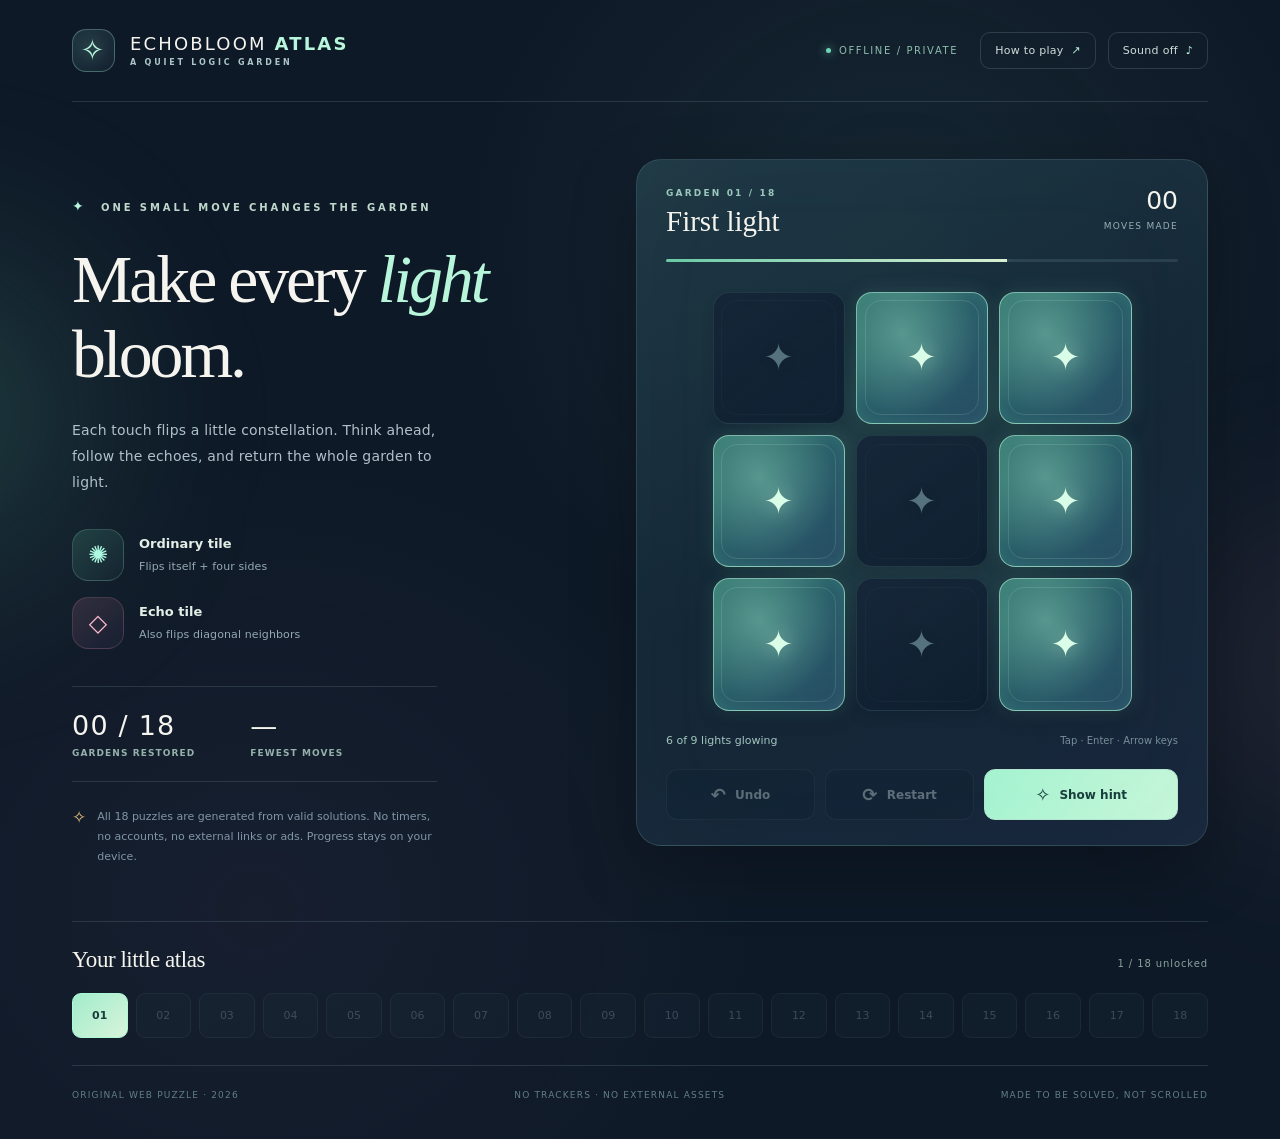
<file: index.html>
<!doctype html>
<html lang="en">
<head>
<meta charset="utf-8">
<meta name="viewport" content="width=device-width,initial-scale=1,viewport-fit=cover">
<meta name="theme-color" content="#101c2b">
<meta name="color-scheme" content="dark">
<meta name="description" content="Echobloom Atlas is an original calm logic puzzle. Light every tile by reasoning through linked neighbors and diagonal echo tiles. 18 guaranteed-solvable stages, offline play, no ads.">
<title>Echobloom Atlas — a quiet logic garden</title>
<link rel="icon" type="image/svg+xml" href="./favicon.svg">
<link rel="stylesheet" href="./style.css">
<script type="module" src="./main.mjs"></script>
</head>
<body>
<div class="light-bloom light-one" aria-hidden="true"></div><div class="light-bloom light-two" aria-hidden="true"></div>
<div class="app">
<header class="masthead">
 <a class="brand" href="#" aria-label="Echobloom Atlas — title" id="logo"><span class="brand-emblem" aria-hidden="true">✧</span><span>ECHOBLOOM <strong>ATLAS</strong><small>A QUIET LOGIC GARDEN</small></span></a>
 <div class="masthead-actions"><span class="offline-flag"><i></i> OFFLINE / PRIVATE</span><button class="ghost small" type="button" id="how" aria-haspopup="dialog">How to play <span aria-hidden="true">↗</span></button><button class="ghost small" type="button" id="sound" aria-pressed="false">Sound off <span aria-hidden="true">♪</span></button></div>
</header>
<main>
<section class="intro" aria-label="Game introduction">
 <p class="eyebrow"><span class="mini-star">✦</span> ONE SMALL MOVE CHANGES THE GARDEN</p>
 <h1>Make every <em>light</em> bloom.</h1>
 <p class="deck">Each touch flips a little constellation. Think ahead, follow the echoes, and return the whole garden to light.</p>
 <div class="legend" aria-label="Puzzle rules">
  <div><span class="legend-symbol core">✺</span><span><strong>Ordinary tile</strong><small>Flips itself + four sides</small></span></div>
  <div><span class="legend-symbol echo">◇</span><span><strong>Echo tile</strong><small>Also flips diagonal neighbors</small></span></div>
 </div>
 <div class="session">
  <div><strong id="chapter-progress">01 / 18</strong><small>GARDENS RESTORED</small></div>
  <div><strong id="best-progress">—</strong><small>FEWEST MOVES</small></div>
 </div>
 <div class="note"><span aria-hidden="true">✧</span><p>All 18 puzzles are generated from valid solutions. No timers, no accounts, no external links or ads. Progress stays on your device.</p></div>
</section>
<section class="puzzle-panel" aria-label="Current puzzle">
 <div class="stage-head">
  <div class="stage-heading"><span class="stage-kicker" id="stage-number">GARDEN 01</span><h2 id="stage-name">First light</h2></div>
  <div class="moves-head"><strong id="move-count">00</strong><small>MOVES MADE</small></div>
 </div>
 <div class="progress-rail" aria-label="Garden illumination progress"><span id="progress-fill"></span></div>
 <div class="board-shell"><div class="board-glow" aria-hidden="true"></div><div id="board" class="board" role="grid" aria-label="Echobloom Atlas garden puzzle: use arrow keys and Enter or tap cells" aria-describedby="rule-instructions"></div></div>
 <p id="rule-instructions" class="board-caption"><span id="lit-count">0 of 9 lights on</span><span class="board-caption-right">Tap · Enter · Arrow keys</span></p>
 <div class="puzzle-controls">
  <button type="button" class="control" id="undo" disabled><span aria-hidden="true">↶</span> Undo</button>
  <button type="button" class="control" id="reset"><span aria-hidden="true">⟳</span> Restart</button>
  <button type="button" class="control primary" id="hint"><span aria-hidden="true">✧</span> Show hint</button>
 </div>
 <div id="win-panel" class="win-panel" hidden aria-live="polite"><span class="win-star" aria-hidden="true">✦</span><div><strong id="win-title">Garden restored!</strong><small id="win-subtitle">Every lantern is glowing.</small></div><button type="button" class="next-btn" id="next">Next garden <span aria-hidden="true">→</span></button></div>
</section>
</main>
<section class="chapter-list" aria-labelledby="chapters-title">
 <div class="chapter-header"><h2 id="chapters-title">Your little atlas</h2><span id="unlocked-label">1 / 18 unlocked</span></div>
 <div class="chapter-scroller" id="chapters" role="group" aria-label="Select unlocked garden level"></div>
</section>
<footer><span>ORIGINAL WEB PUZZLE · 2026</span><span>NO TRACKERS · NO EXTERNAL ASSETS</span><span>MADE TO BE SOLVED, NOT SCROLLED</span></footer>
</div>
<div id="how-dialog" class="modal-backdrop" hidden>
 <div role="dialog" aria-modal="true" aria-label="How to play Echobloom Atlas" aria-labelledby="how-title" class="modal">
  <div class="modal-top"><span class="stage-kicker">A LITTLE FIELD GUIDE</span><button type="button" id="close-how" aria-label="Close how to play" class="close">✕</button></div>
  <h2 id="how-title">One touch. Many changes.</h2>
  <p>Every tile is either dim or glowing. Your job is to make <strong>every tile glow at once</strong>.</p>
  <div class="rule-row"><b class="rule-square">✺</b><p><strong>Ordinary tiles</strong> flip themselves and adjacent tiles above, below, left and right. No wraparound at the edges.</p></div>
  <div class="rule-row"><b class="rule-square pink">◇</b><p><strong>Echo tiles</strong> add the four diagonal neighbors. Echo power is tied to the tile you touch.</p></div>
  <div class="rule-row"><b class="rule-square">↶</b><p>Each move can be undone. Restart is free. A hint highlights a step that belongs to a valid solution from your <em>current</em> board.</p></div>
  <p class="muted">Try tap or click. For keyboard play, focus a tile, move with arrow keys and press Enter or Space. Press R to restart, H for a hint, and Escape to close this guide.</p>
  <button type="button" id="got-it" class="large-action">Got it — let’s glow ✧</button>
 </div>
</div>
<div class="sr-only" id="announcer" aria-live="polite" aria-atomic="true"></div>
</body>
</html>
</file>
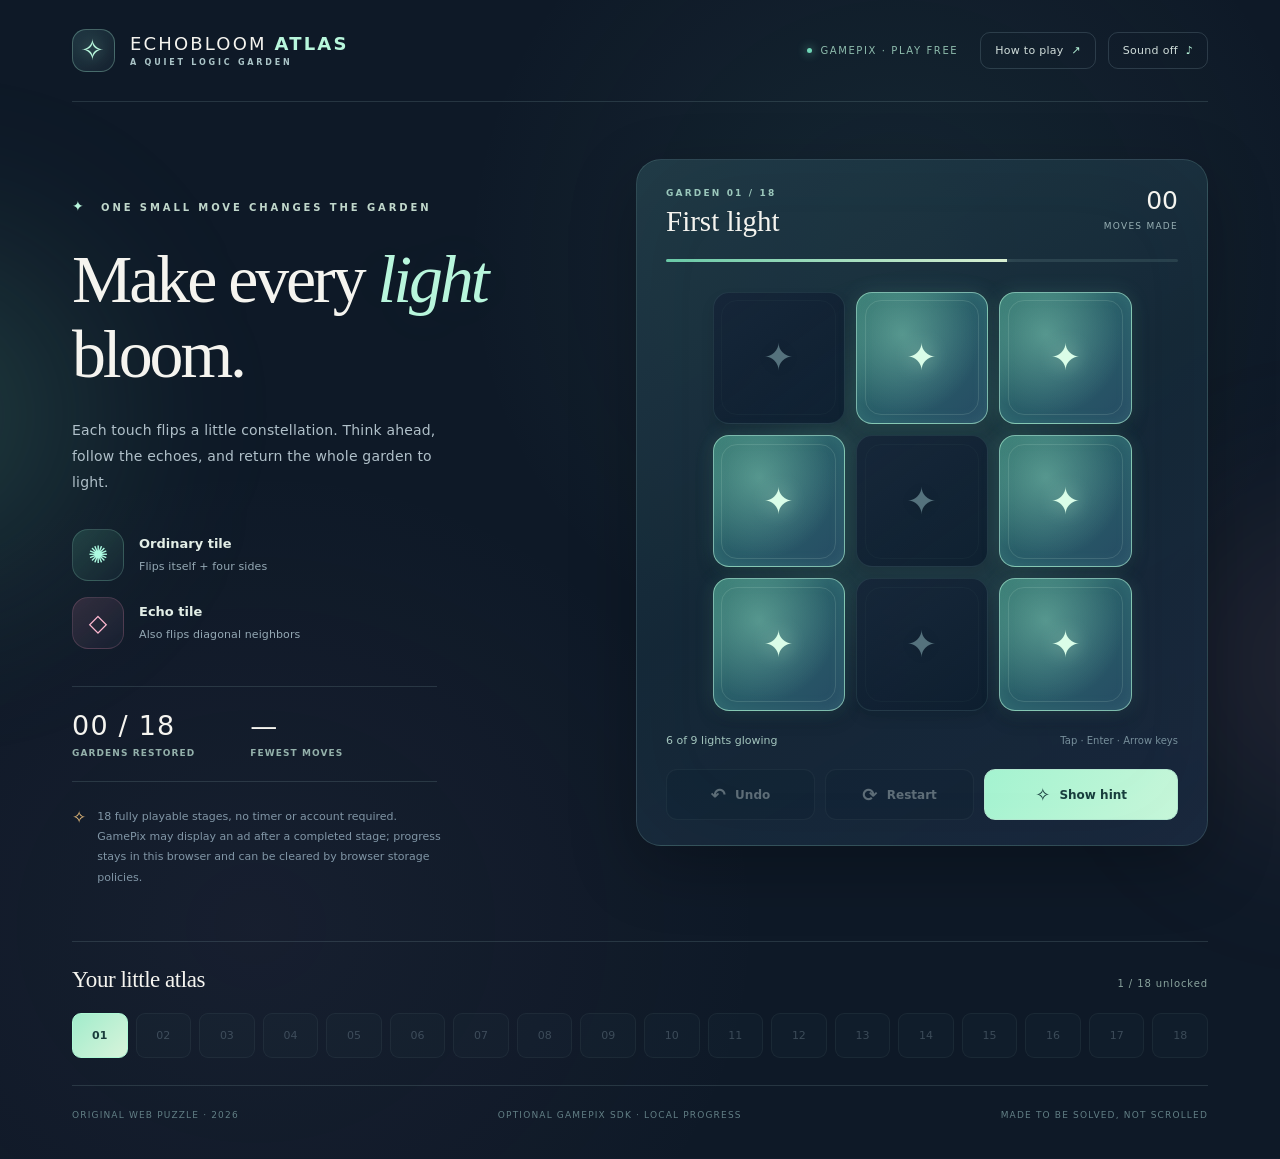
<file: docs/gamepix/index.html>
<!doctype html>
<html lang="en">
<head>
<meta charset="utf-8">
<meta name="viewport" content="width=device-width,initial-scale=1,viewport-fit=cover">
<meta name="theme-color" content="#101c2b">
<meta name="color-scheme" content="dark">
<meta name="description" content="Echobloom Atlas is an original calm logic puzzle. Light every tile by reasoning through linked neighbors and diagonal echo tiles. 18 guaranteed-solvable stages, standalone browser preview; optional GamePix advertisements between completed stages after platform publishing approval.">
<title>Echobloom Atlas | GamePix publisher candidate</title>
<link rel="icon" type="image/svg+xml" href="./favicon.svg">
<link rel="stylesheet" href="./style.css">
<script src="https://integration.gamepix.com/sdk/v3/gamepix.sdk.js"></script>
<script type="module" src="./gamepix-bootstrap.mjs"></script>
</head>
<body>
<div class="light-bloom light-one" aria-hidden="true"></div><div class="light-bloom light-two" aria-hidden="true"></div>
<div class="app">
<header class="masthead">
 <a class="brand" href="#" aria-label="Echobloom Atlas — title" id="logo"><span class="brand-emblem" aria-hidden="true">✧</span><span>ECHOBLOOM <strong>ATLAS</strong><small>A QUIET LOGIC GARDEN</small></span></a>
 <div class="masthead-actions"><span class="offline-flag"><i></i> GAMEPIX · PLAY FREE</span><button class="ghost small" type="button" id="how" aria-haspopup="dialog">How to play <span aria-hidden="true">↗</span></button><button class="ghost small" type="button" id="sound" aria-pressed="false">Sound off <span aria-hidden="true">♪</span></button></div>
</header>
<main>
<section class="intro" aria-label="Game introduction">
 <p class="eyebrow"><span class="mini-star">✦</span> ONE SMALL MOVE CHANGES THE GARDEN</p>
 <h1>Make every <em>light</em> bloom.</h1>
 <p class="deck">Each touch flips a little constellation. Think ahead, follow the echoes, and return the whole garden to light.</p>
 <div class="legend" aria-label="Puzzle rules">
  <div><span class="legend-symbol core">✺</span><span><strong>Ordinary tile</strong><small>Flips itself + four sides</small></span></div>
  <div><span class="legend-symbol echo">◇</span><span><strong>Echo tile</strong><small>Also flips diagonal neighbors</small></span></div>
 </div>
 <div class="session">
  <div><strong id="chapter-progress">01 / 18</strong><small>GARDENS RESTORED</small></div>
  <div><strong id="best-progress">—</strong><small>FEWEST MOVES</small></div>
 </div>
 <div class="note"><span aria-hidden="true">✧</span><p>18 fully playable stages, no timer or account required. GamePix may display an ad after a completed stage; progress stays in this browser and can be cleared by browser storage policies.</p></div>
</section>
<section class="puzzle-panel" aria-label="Current puzzle">
 <div class="stage-head">
  <div class="stage-heading"><span class="stage-kicker" id="stage-number">GARDEN 01</span><h2 id="stage-name">First light</h2></div>
  <div class="moves-head"><strong id="move-count">00</strong><small>MOVES MADE</small></div>
 </div>
 <div class="progress-rail" aria-label="Garden illumination progress"><span id="progress-fill"></span></div>
 <div class="board-shell"><div class="board-glow" aria-hidden="true"></div><div id="board" class="board" role="grid" aria-label="Echobloom Atlas garden puzzle: use arrow keys and Enter or tap cells" aria-describedby="rule-instructions"></div></div>
 <p id="rule-instructions" class="board-caption"><span id="lit-count">0 of 9 lights on</span><span class="board-caption-right">Tap · Enter · Arrow keys</span></p>
 <div class="puzzle-controls">
  <button type="button" class="control" id="undo" disabled><span aria-hidden="true">↶</span> Undo</button>
  <button type="button" class="control" id="reset"><span aria-hidden="true">⟳</span> Restart</button>
  <button type="button" class="control primary" id="hint"><span aria-hidden="true">✧</span> Show hint</button>
 </div>
 <div id="win-panel" class="win-panel" hidden aria-live="polite"><span class="win-star" aria-hidden="true">✦</span><div><strong id="win-title">Garden restored!</strong><small id="win-subtitle">Every lantern is glowing.</small></div><button type="button" class="next-btn" id="next">Next garden <span aria-hidden="true">→</span></button></div>
</section>
</main>
<section class="chapter-list" aria-labelledby="chapters-title">
 <div class="chapter-header"><h2 id="chapters-title">Your little atlas</h2><span id="unlocked-label">1 / 18 unlocked</span></div>
 <div class="chapter-scroller" id="chapters" role="group" aria-label="Select unlocked garden level"></div>
</section>
<footer><span>ORIGINAL WEB PUZZLE · 2026</span><span>OPTIONAL GAMEPIX SDK · LOCAL PROGRESS</span><span>MADE TO BE SOLVED, NOT SCROLLED</span></footer>
</div>
<div id="how-dialog" class="modal-backdrop" hidden>
 <div role="dialog" aria-modal="true" aria-label="How to play Echobloom Atlas" aria-labelledby="how-title" class="modal">
  <div class="modal-top"><span class="stage-kicker">A LITTLE FIELD GUIDE</span><button type="button" id="close-how" aria-label="Close how to play" class="close">✕</button></div>
  <h2 id="how-title">One touch. Many changes.</h2>
  <p>Every tile is either dim or glowing. Your job is to make <strong>every tile glow at once</strong>.</p>
  <div class="rule-row"><b class="rule-square">✺</b><p><strong>Ordinary tiles</strong> flip themselves and adjacent tiles above, below, left and right. No wraparound at the edges.</p></div>
  <div class="rule-row"><b class="rule-square pink">◇</b><p><strong>Echo tiles</strong> add the four diagonal neighbors. Echo power is tied to the tile you touch.</p></div>
  <div class="rule-row"><b class="rule-square">↶</b><p>Each move can be undone. Restart is free. A hint highlights a step that belongs to a valid solution from your <em>current</em> board.</p></div>
  <p class="muted">Try tap or click. For keyboard play, focus a tile, move with arrow keys and press Enter or Space. Press R to restart, H for a hint, and Escape to close this guide.</p>
  <button type="button" id="got-it" class="large-action">Got it — let’s glow ✧</button>
 </div>
</div>
<div class="sr-only" id="announcer" aria-live="polite" aria-atomic="true"></div>
</body>
</html>
</file>
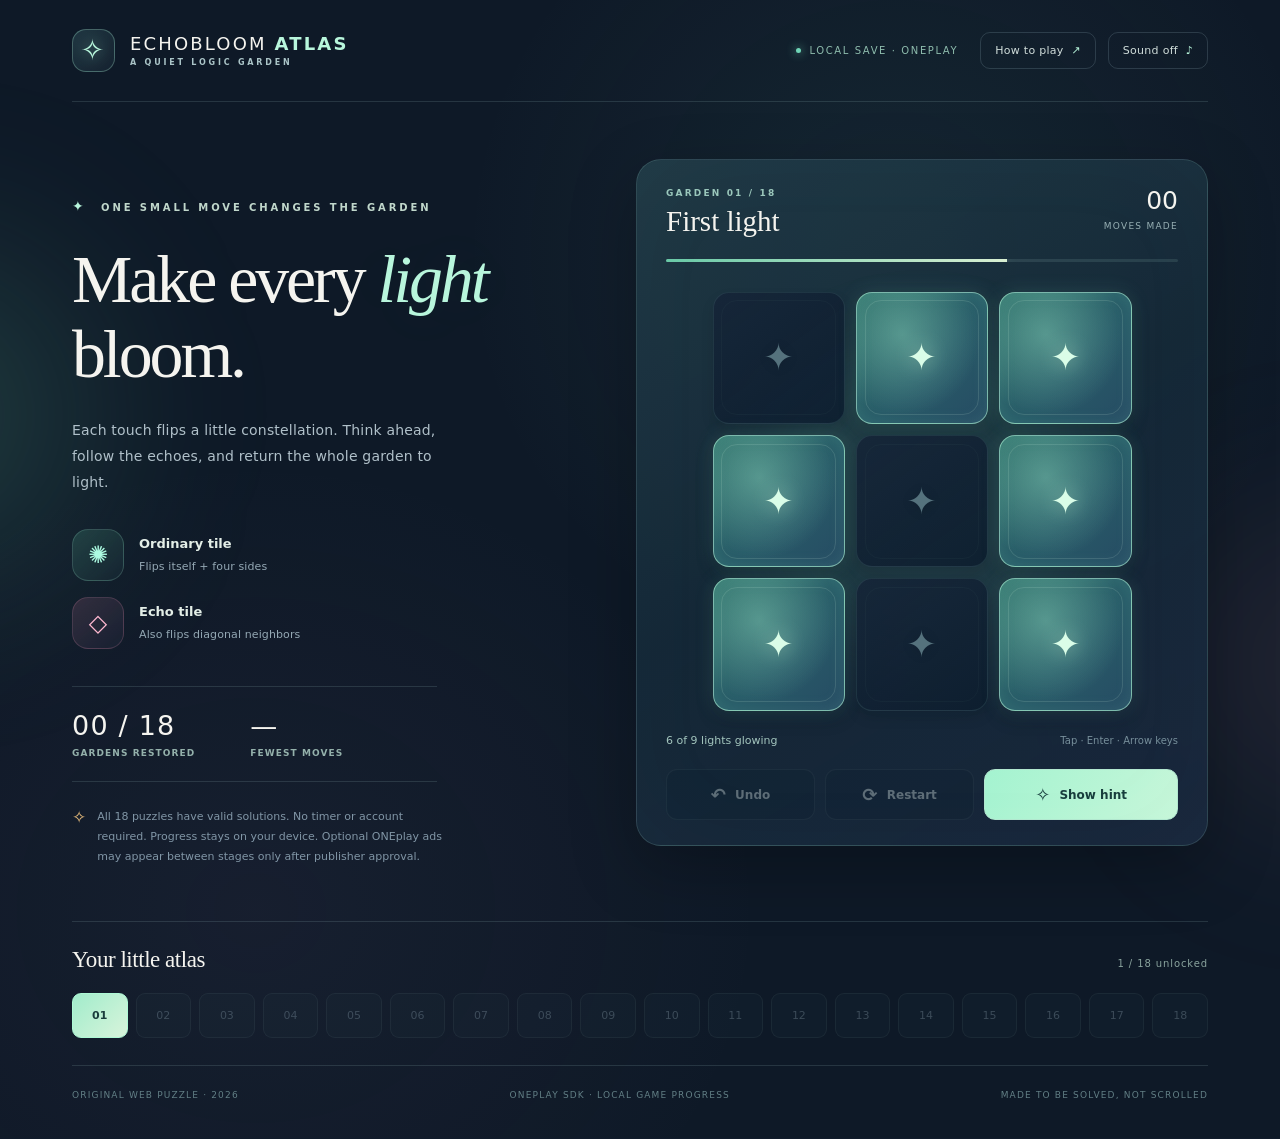
<file: docs/oneplay/index.html>
<!doctype html>
<html lang="en">
<head>
<meta charset="utf-8">
<meta name="viewport" content="width=device-width,initial-scale=1,viewport-fit=cover">
<meta name="theme-color" content="#101c2b">
<meta name="color-scheme" content="dark">
<meta name="description" content="에코블룸 아틀라스는 AI 보조로 제작한 18단계 퍼즐 게임입니다. Echobloom Atlas is an original calm logic puzzle. Light every tile by reasoning through linked neighbors and diagonal echo tiles. 18 guaranteed-solvable stages, offline play, no ads.">
<title>Echobloom Atlas | 원플레이 AI 퍼즐 게임</title>
<link rel="icon" type="image/svg+xml" href="./favicon.svg">
<link rel="stylesheet" href="./style.css">
<script type="module" src="./oneplay-bootstrap.mjs"></script>
</head>
<body>
<div class="light-bloom light-one" aria-hidden="true"></div><div class="light-bloom light-two" aria-hidden="true"></div>
<div class="app">
<header class="masthead">
 <a class="brand" href="#" aria-label="Echobloom Atlas — title" id="logo"><span class="brand-emblem" aria-hidden="true">✧</span><span>ECHOBLOOM <strong>ATLAS</strong><small>A QUIET LOGIC GARDEN</small></span></a>
 <div class="masthead-actions"><span class="offline-flag"><i></i> LOCAL SAVE · ONEPLAY</span><button class="ghost small" type="button" id="how" aria-haspopup="dialog">How to play <span aria-hidden="true">↗</span></button><button class="ghost small" type="button" id="sound" aria-pressed="false">Sound off <span aria-hidden="true">♪</span></button></div>
</header>
<main>
<section class="intro" aria-label="Game introduction">
 <p class="eyebrow"><span class="mini-star">✦</span> ONE SMALL MOVE CHANGES THE GARDEN</p>
 <h1>Make every <em>light</em> bloom.</h1>
 <p class="deck">Each touch flips a little constellation. Think ahead, follow the echoes, and return the whole garden to light.</p>
 <div class="legend" aria-label="Puzzle rules">
  <div><span class="legend-symbol core">✺</span><span><strong>Ordinary tile</strong><small>Flips itself + four sides</small></span></div>
  <div><span class="legend-symbol echo">◇</span><span><strong>Echo tile</strong><small>Also flips diagonal neighbors</small></span></div>
 </div>
 <div class="session">
  <div><strong id="chapter-progress">01 / 18</strong><small>GARDENS RESTORED</small></div>
  <div><strong id="best-progress">—</strong><small>FEWEST MOVES</small></div>
 </div>
 <div class="note"><span aria-hidden="true">✧</span><p>All 18 puzzles have valid solutions. No timer or account required. Progress stays on your device. Optional ONEplay ads may appear between stages only after publisher approval.</p></div>
</section>
<section class="puzzle-panel" aria-label="Current puzzle">
 <div class="stage-head">
  <div class="stage-heading"><span class="stage-kicker" id="stage-number">GARDEN 01</span><h2 id="stage-name">First light</h2></div>
  <div class="moves-head"><strong id="move-count">00</strong><small>MOVES MADE</small></div>
 </div>
 <div class="progress-rail" aria-label="Garden illumination progress"><span id="progress-fill"></span></div>
 <div class="board-shell"><div class="board-glow" aria-hidden="true"></div><div id="board" class="board" role="grid" aria-label="Echobloom Atlas garden puzzle: use arrow keys and Enter or tap cells" aria-describedby="rule-instructions"></div></div>
 <p id="rule-instructions" class="board-caption"><span id="lit-count">0 of 9 lights on</span><span class="board-caption-right">Tap · Enter · Arrow keys</span></p>
 <div class="puzzle-controls">
  <button type="button" class="control" id="undo" disabled><span aria-hidden="true">↶</span> Undo</button>
  <button type="button" class="control" id="reset"><span aria-hidden="true">⟳</span> Restart</button>
  <button type="button" class="control primary" id="hint"><span aria-hidden="true">✧</span> Show hint</button>
 </div>
 <div id="win-panel" class="win-panel" hidden aria-live="polite"><span class="win-star" aria-hidden="true">✦</span><div><strong id="win-title">Garden restored!</strong><small id="win-subtitle">Every lantern is glowing.</small></div><button type="button" class="next-btn" id="next">Next garden <span aria-hidden="true">→</span></button></div>
</section>
</main>
<section class="chapter-list" aria-labelledby="chapters-title">
 <div class="chapter-header"><h2 id="chapters-title">Your little atlas</h2><span id="unlocked-label">1 / 18 unlocked</span></div>
 <div class="chapter-scroller" id="chapters" role="group" aria-label="Select unlocked garden level"></div>
</section>
<footer><span>ORIGINAL WEB PUZZLE · 2026</span><span>ONEPLAY SDK · LOCAL GAME PROGRESS</span><span>MADE TO BE SOLVED, NOT SCROLLED</span></footer>
</div>
<div id="how-dialog" class="modal-backdrop" hidden>
 <div role="dialog" aria-modal="true" aria-label="How to play Echobloom Atlas" aria-labelledby="how-title" class="modal">
  <div class="modal-top"><span class="stage-kicker">A LITTLE FIELD GUIDE</span><button type="button" id="close-how" aria-label="Close how to play" class="close">✕</button></div>
  <h2 id="how-title">One touch. Many changes.</h2>
  <p>Every tile is either dim or glowing. Your job is to make <strong>every tile glow at once</strong>.</p>
  <div class="rule-row"><b class="rule-square">✺</b><p><strong>Ordinary tiles</strong> flip themselves and adjacent tiles above, below, left and right. No wraparound at the edges.</p></div>
  <div class="rule-row"><b class="rule-square pink">◇</b><p><strong>Echo tiles</strong> add the four diagonal neighbors. Echo power is tied to the tile you touch.</p></div>
  <div class="rule-row"><b class="rule-square">↶</b><p>Each move can be undone. Restart is free. A hint highlights a step that belongs to a valid solution from your <em>current</em> board.</p></div>
  <p class="muted">Try tap or click. For keyboard play, focus a tile, move with arrow keys and press Enter or Space. Press R to restart, H for a hint, and Escape to close this guide.</p>
  <button type="button" id="got-it" class="large-action">Got it — let’s glow ✧</button>
 </div>
</div>
<div class="sr-only" id="announcer" aria-live="polite" aria-atomic="true"></div>
</body>
</html>
</file>
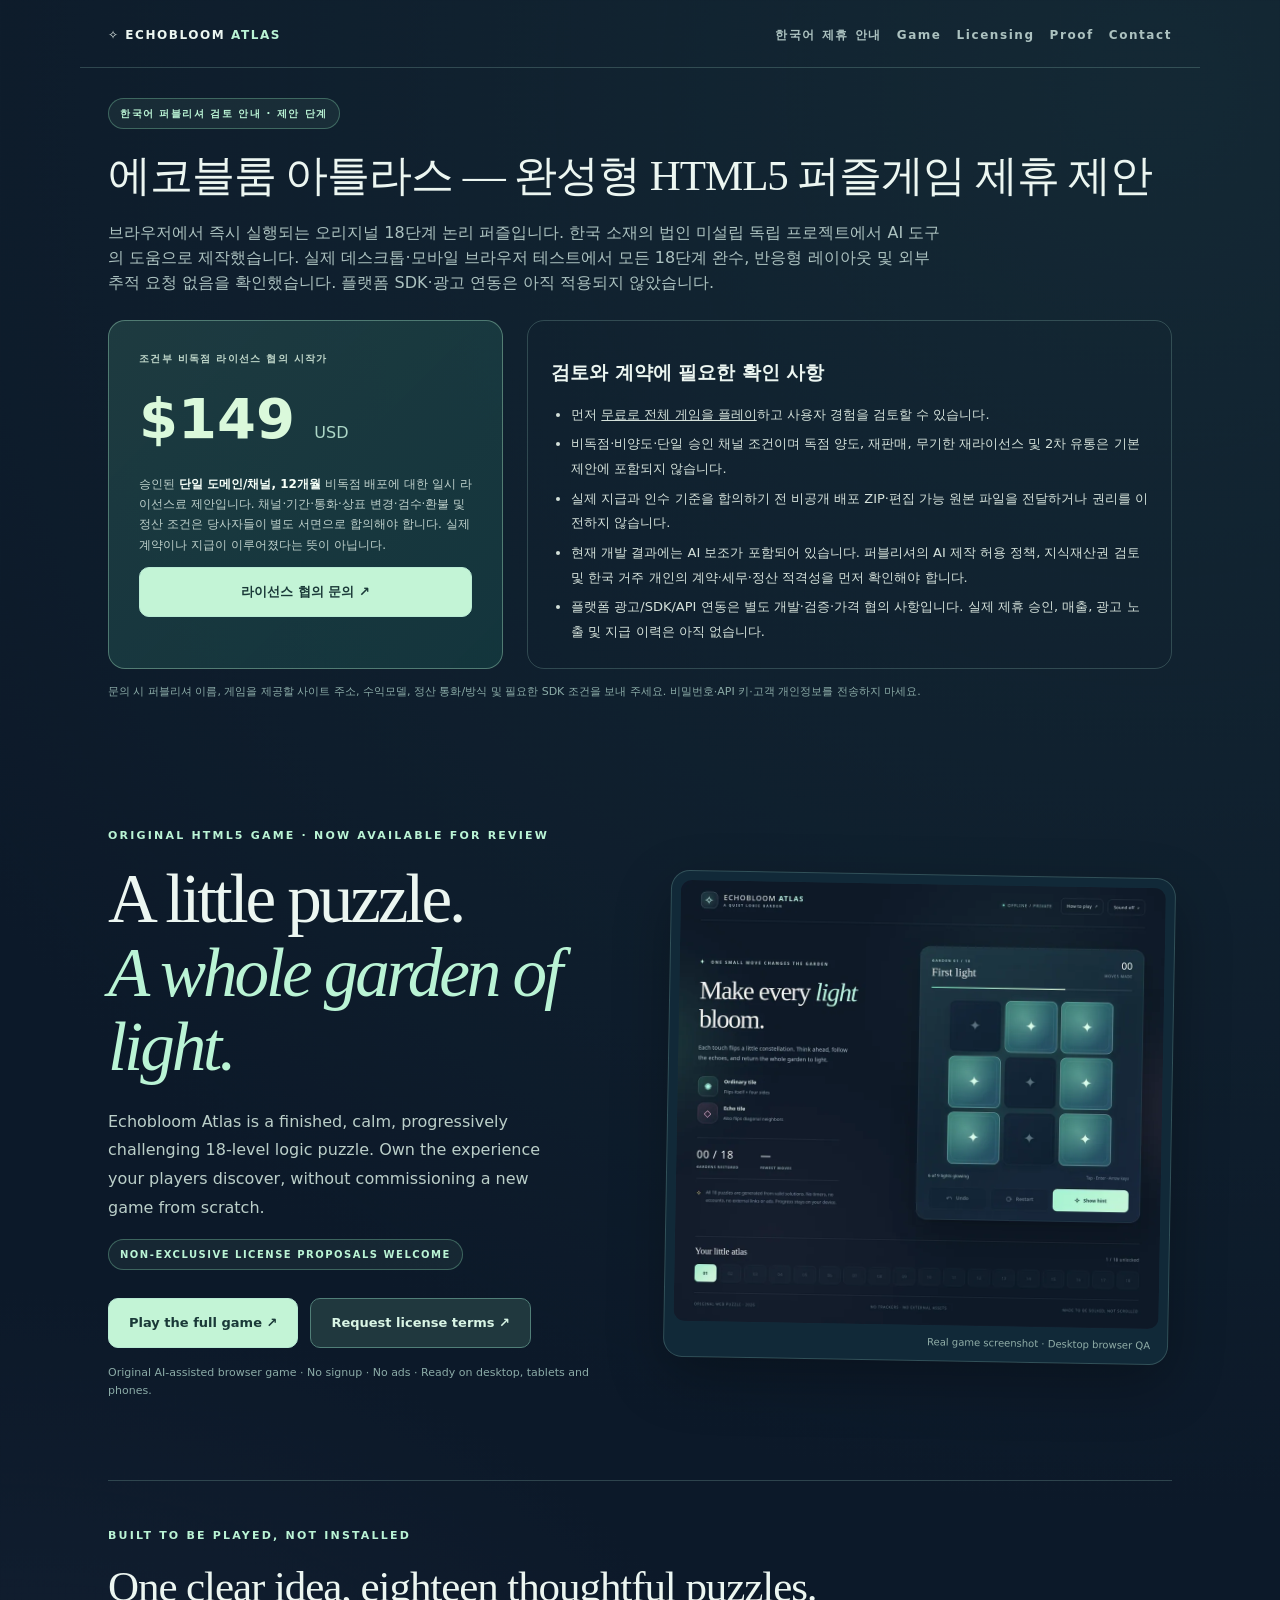
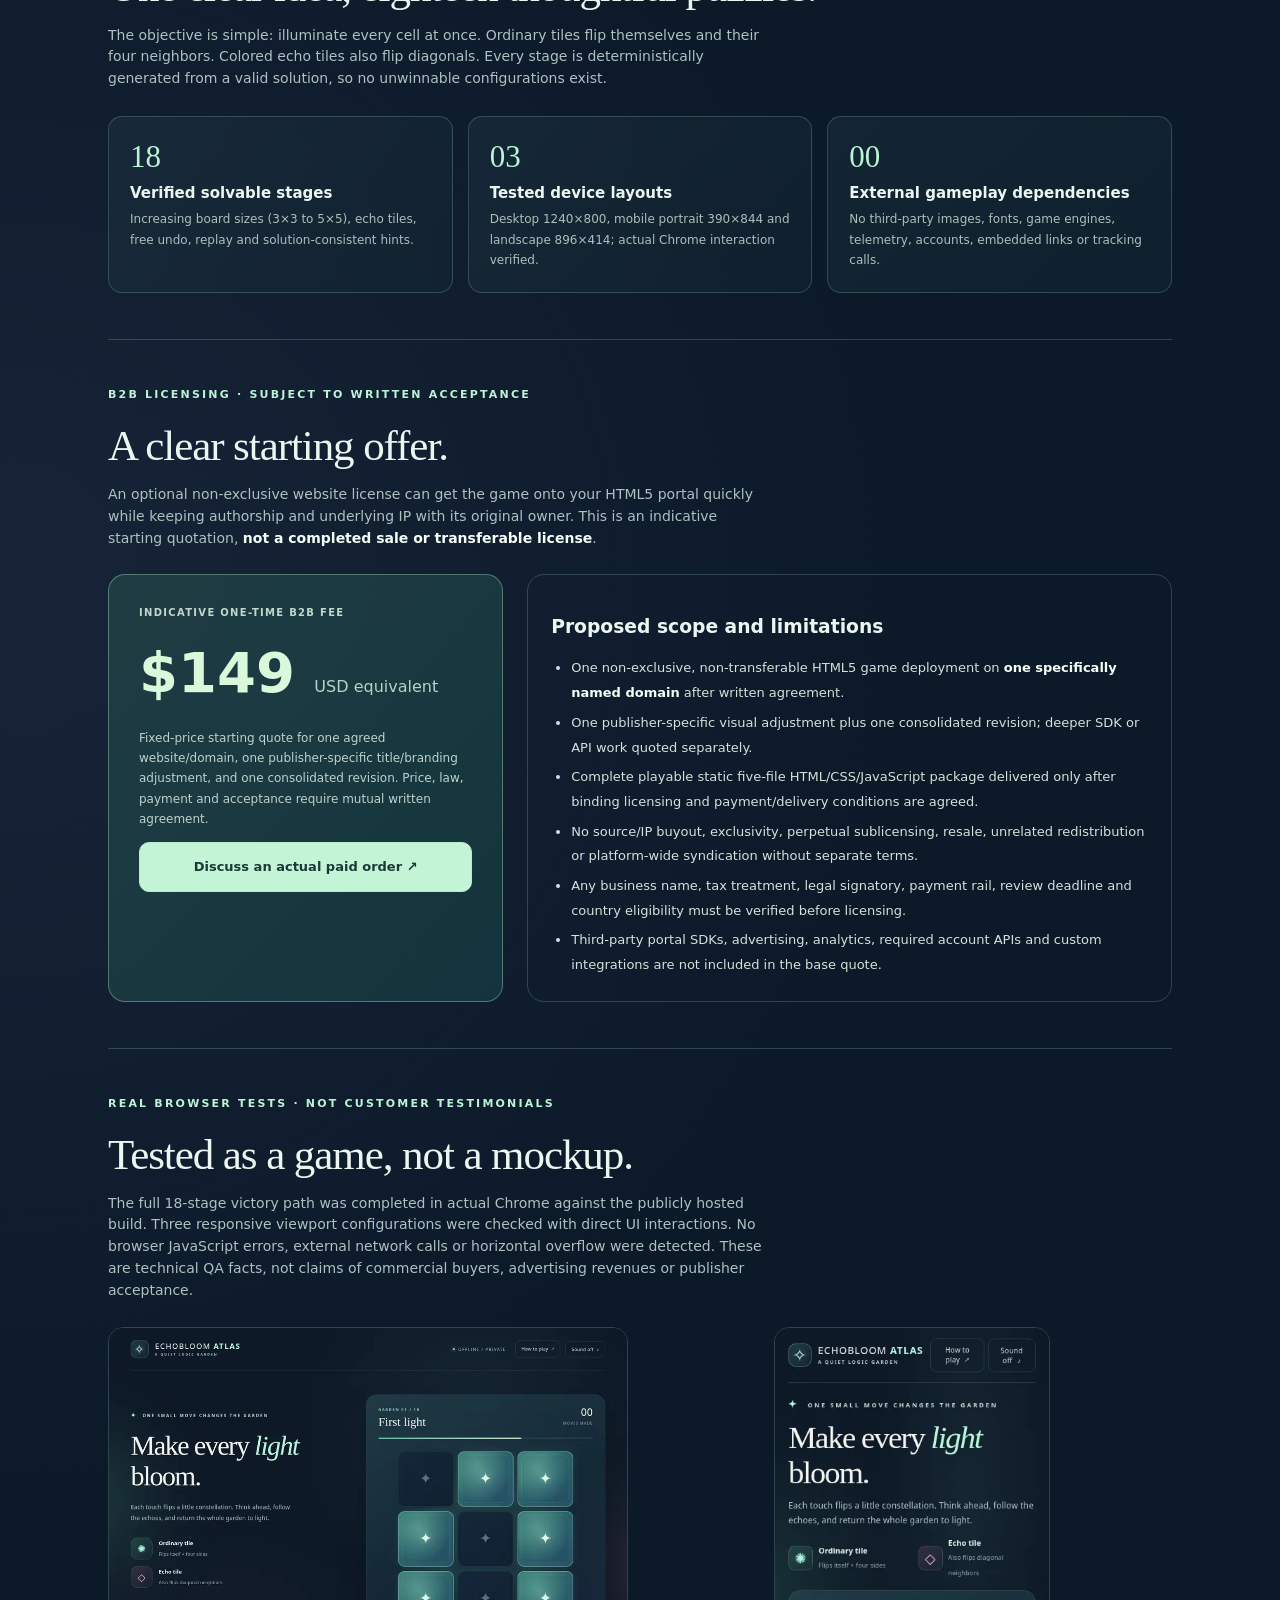
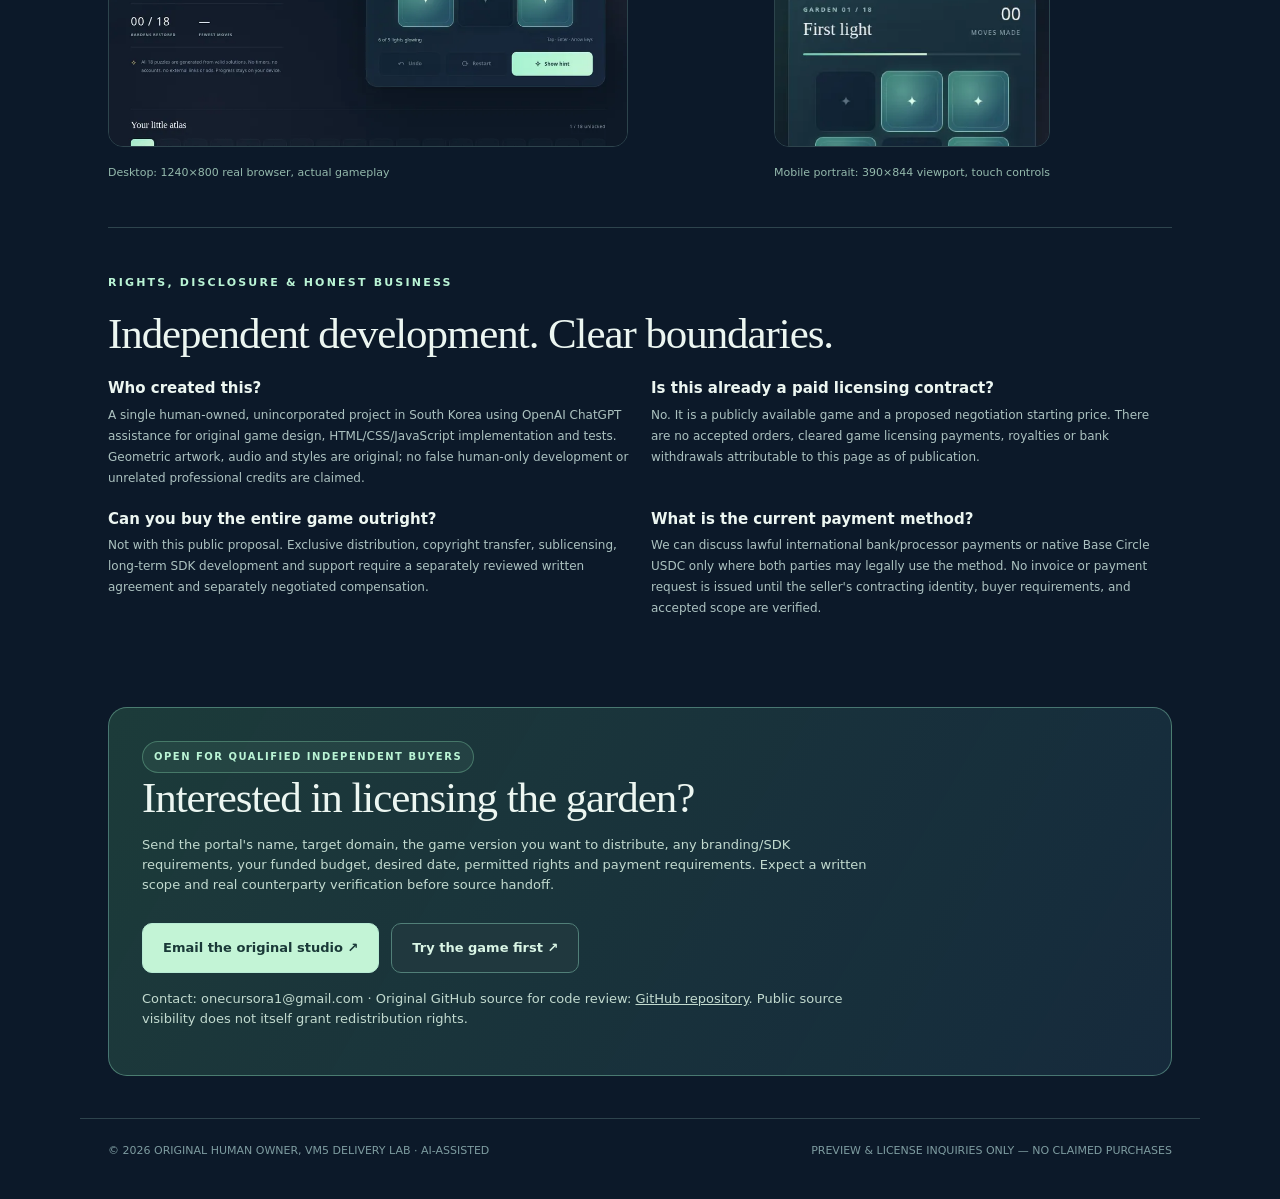
<file: docs/publisher.html>
<!doctype html>
<html lang="en"><head><meta charset="utf-8"><meta name="viewport" content="width=device-width, initial-scale=1">
<meta name="theme-color" content="#0e1c2a">
<title>Echobloom Atlas — Nonexclusive HTML5 Game Licensing | VM5 Delivery Lab</title>
<meta name="description" content="License an original, tested, 18-level HTML5 logic puzzle for your games portal. Playable desktop/mobile demo, no ads, original assets. Nonexclusive, one-domain fixed-fee quote from $149 subject to agreement.">
<meta name="robots" content="index, follow"><meta property="og:type" content="website">
<meta property="og:title" content="Echobloom Atlas | 18-Level HTML5 Logic Game for Licensing">
<meta property="og:description" content="Original puzzle game, 18 guaranteed-solvable stages, mobile touch/desktop keyboard QA, non-exclusive one-domain fixed-fee license proposal.">
<link rel="canonical" href="https://livastic-vm5-primary-20260911.github.io/echobloom-atlas-browser-logic-puzzle-20261020/publisher.html">
<style>
:root{--ink:#ecf6f1;--muted:#acc2c0;--mint:#baf4d5;--gold:#ffe1b4;--stroke:rgba(178,241,220,.2);color-scheme:dark;font-family:Inter,system-ui,-apple-system,sans-serif;background:#0c1929;color:var(--ink)}
*{box-sizing:border-box}body{margin:0;background:radial-gradient(circle at 90% 2%,#254a4d50,transparent 32%),radial-gradient(circle at 0 50%,#48547730,transparent 36%),#0c1929;line-height:1.55}a{color:inherit}a:focus-visible{outline:3px solid var(--gold);outline-offset:4px}header,main,footer{max-width:1120px;margin:auto;padding-left:28px;padding-right:28px}
header{padding-top:26px;padding-bottom:22px;display:flex;align-items:center;justify-content:space-between;border-bottom:1px solid var(--stroke);gap:16px}header a{text-decoration:none;font-size:12px;font-weight:700;letter-spacing:.13em}header strong{color:var(--mint)}
header nav{display:flex;gap:15px;align-items:center;font-size:12px;color:var(--muted)}
nav a:hover{color:var(--mint)}
.pill{display:inline-block;color:var(--mint);font-size:10px;font-weight:700;letter-spacing:.15em;border:1px solid #87dbb059;padding:7px 11px;border-radius:999px;background:#b4f1cb10}
.hero{padding-top:70px;padding-bottom:70px;display:grid;grid-template-columns:1fr 1fr;gap:54px;align-items:center}
.eyebrow{font-size:11px;font-weight:800;letter-spacing:.2em;color:var(--mint);margin:0 0 18px}
h1,h2,h3{line-height:1.1}h1{font:500 clamp(43px,5.4vw,78px)/1.07 Georgia,serif;letter-spacing:-.045em;margin:0 0 24px}
h1 em{font-style:italic;color:var(--mint)}
.lede{font-size:16px;color:#bbcfc9;max-width:470px;line-height:1.8}
.ctas{display:flex;gap:12px;flex-wrap:wrap;margin:28px 0 16px}.btn{display:inline-flex;justify-content:center;align-items:center;text-align:center;border:1px solid #b8ebd4;border-radius:10px;padding:14px 20px;text-decoration:none;font-size:13px;font-weight:800;transition:transform .15s,background .15s}
.btn:hover{transform:translateY(-2px)}.btn.primary{background:#c3f4d6;color:#1a3938}.btn.secondary{background:#20383e;color:#d9f5e5;border-color:#517f78}
.small-note{font-size:11px;color:#8baba7}
.hero figure{margin:0;border:1px solid var(--stroke);padding:9px;border-radius:19px;background:#112938;box-shadow:0 20px 55px #0004;transform:rotate(1deg)}
.hero figure img{width:100%;height:auto;border-radius:11px;display:block;aspect-ratio:1.1;object-fit:cover;object-position:top}
.hero figcaption{font-size:10px;color:#90ada7;padding:9px 8px 2px;text-align:right}
.section{padding:46px 0;border-top:1px solid var(--stroke)}h2{font:500 clamp(29px,4vw,43px) Georgia,serif;letter-spacing:-.025em;margin:0 0 14px}.section-intro{color:var(--muted);max-width:660px;font-size:14px}
.grid{display:grid;grid-template-columns:repeat(3,minmax(0,1fr));gap:15px;margin-top:26px}.tile{border:1px solid var(--stroke);background:linear-gradient(139deg,#233d4859,#142a355c);border-radius:14px;padding:22px 21px}.tile b{color:var(--mint);font:500 31px Georgia,serif}.tile h3{font-size:15px;font-weight:750;margin:10px 0 8px}.tile p{font-size:12px;color:#acbfba;line-height:1.7;margin:0}
.deal{display:grid;grid-template-columns:.76fr 1.24fr;gap:24px;margin-top:25px;align-items:stretch}
.price{border-radius:17px;border:1px solid #bbf8d559;padding:30px;background:linear-gradient(135deg,#244749b5,#153d42bc);display:flex;flex-direction:column}
.price .label{font-size:10px;letter-spacing:.13em;color:#c0d7ca;font-weight:800}.amount{display:block;font-size:56px;line-height:1.1;margin:21px 0 12px;color:#daf9db;font-weight:600;font-variant-numeric:tabular-nums}.amount small{font-size:16px;color:#add7c7;font-weight:500}
.price p,.terms p{font-size:12px;color:#bfd1cc;line-height:1.7}.terms{padding:23px;border:1px solid var(--stroke);border-radius:17px}
.terms ul{padding-left:20px;margin:15px 0 0;color:#d4e1da;font-size:13px;line-height:1.9}
.terms li+li{margin-top:5px}
strong{color:#f6fff8}
.qa{display:grid;grid-template-columns:1fr 1fr;gap:24px;align-items:start;margin-top:26px}.qa img{width:100%;height:auto;border-radius:15px;border:1px solid var(--stroke);max-height:420px;object-fit:cover;object-position:top}.qa figcaption{font-size:11px;color:#94b9ac;margin-top:9px}
.qa figure{margin:0}.qa figure:nth-child(2){max-width:300px;margin:auto}
.faq{display:grid;grid-template-columns:1fr 1fr;gap:22px;margin-top:22px}.faq h3{font-size:15px;margin:0 0 8px}.faq p{font-size:12px;color:var(--muted);margin:0;line-height:1.75}
.final{border:1px solid #8ad7b96d;border-radius:19px;padding:33px;margin:42px 0;background:linear-gradient(120deg,#28524699,#203d517d)}
.final h2{margin-bottom:10px}.final p{max-width:740px;color:#c2dacf;font-size:13px}
footer{color:#7e9ca0;border-top:1px solid var(--stroke);padding-top:23px;padding-bottom:40px;font-size:11px;display:flex;justify-content:space-between;gap:20px}
@media(max-width:750px){header,main,footer{padding-left:18px;padding-right:18px}header{flex-wrap:wrap}header nav{flex-wrap:wrap;justify-content:flex-start}.hero{grid-template-columns:1fr;gap:25px;padding-top:38px;padding-bottom:42px}.hero figure{max-width:570px;transform:none}h1{font-size:53px}.grid{grid-template-columns:1fr}.deal{grid-template-columns:1fr}.qa{grid-template-columns:1fr}.faq{grid-template-columns:1fr}.qa figure:nth-child(2){margin:0}header nav{gap:10px}.amount{font-size:51px}}
@media(prefers-reduced-motion:reduce){*{transition:none!important}}
</style></head>
<body>
<header><a href="./index.html">✧ ECHOBLOOM <strong>ATLAS</strong></a><nav aria-label="Publisher navigation"><a href="#kr" lang="ko">한국어 제휴 안내</a><a href="#features">Game</a><a href="#license">Licensing</a><a href="#qa">Proof</a><a href="#contact">Contact</a></nav></header>
<main>
<section class="section" id="kr" lang="ko" aria-labelledby="kr-title" style="border-top:0;padding-top:30px">
  <span class="pill">한국어 퍼블리셔 검토 안내 · 제안 단계</span>
  <h2 id="kr-title" style="margin-top:18px">에코블룸 아틀라스 — 완성형 HTML5 퍼즐게임 제휴 제안</h2>
  <p class="section-intro" style="font-size:16px;max-width:840px">브라우저에서 즉시 실행되는 오리지널 18단계 논리 퍼즐입니다. 한국 소재의 법인 미설립 독립 프로젝트에서 AI 도구의 도움으로 제작했습니다. 실제 데스크톱·모바일 브라우저 테스트에서 모든 18단계 완수, 반응형 레이아웃 및 외부 추적 요청 없음을 확인했습니다. 플랫폼 SDK·광고 연동은 아직 적용되지 않았습니다.</p>
  <div class="deal">
    <div class="price"><span class="label">조건부 비독점 라이선스 협의 시작가</span><span class="amount">$149 <small>USD</small></span>
      <p>승인된 <strong>단일 도메인/채널, 12개월</strong> 비독점 배포에 대한 일시 라이선스료 제안입니다. 채널·기간·통화·상표 변경·검수·환불 및 정산 조건은 당사자들이 별도 서면으로 합의해야 합니다. 실제 계약이나 지급이 이루어졌다는 뜻이 아닙니다.</p>
      <a class="btn primary" href="mailto:onecursora1@gmail.com?subject=%5BHTML5%20%EA%B2%8C%EC%9E%84%20%EC%A0%9C%ED%9C%B4%5D%20Echobloom%20Atlas%20%EB%B9%84%EB%8F%85%EC%A0%90%20%EB%9D%BC%EC%9D%B4%EC%84%A0%EC%8A%A4">라이선스 협의 문의 ↗</a>
    </div>
    <div class="terms"><h3>검토와 계약에 필요한 확인 사항</h3>
      <ul>
        <li>먼저 <a href="./index.html" target="_blank" rel="noopener">무료로 전체 게임을 플레이</a>하고 사용자 경험을 검토할 수 있습니다.</li>
        <li>비독점·비양도·단일 승인 채널 조건이며 독점 양도, 재판매, 무기한 재라이선스 및 2차 유통은 기본 제안에 포함되지 않습니다.</li>
        <li>실제 지급과 인수 기준을 합의하기 전 비공개 배포 ZIP·편집 가능 원본 파일을 전달하거나 권리를 이전하지 않습니다.</li>
        <li>현재 개발 결과에는 AI 보조가 포함되어 있습니다. 퍼블리셔의 AI 제작 허용 정책, 지식재산권 검토 및 한국 거주 개인의 계약·세무·정산 적격성을 먼저 확인해야 합니다.</li>
        <li>플랫폼 광고/SDK/API 연동은 별도 개발·검증·가격 협의 사항입니다. 실제 제휴 승인, 매출, 광고 노출 및 지급 이력은 아직 없습니다.</li>
      </ul>
    </div>
  </div>
  <p class="small-note" style="margin-top:14px">문의 시 퍼블리셔 이름, 게임을 제공할 사이트 주소, 수익모델, 정산 통화/방식 및 필요한 SDK 조건을 보내 주세요. 비밀번호·API 키·고객 개인정보를 전송하지 마세요.</p>
</section>
<section class="hero" aria-label="Game licensing overview">
<div>
<p class="eyebrow">ORIGINAL HTML5 GAME · NOW AVAILABLE FOR REVIEW</p>
<h1>A little puzzle.<br><em>A whole garden of light.</em></h1>
<p class="lede">Echobloom Atlas is a finished, calm, progressively challenging 18-level logic puzzle. Own the experience your players discover, without commissioning a new game from scratch.</p>
<span class="pill">NON-EXCLUSIVE LICENSE PROPOSALS WELCOME</span>
<div class="ctas"><a class="btn primary" href="./index.html" target="_blank" rel="noopener">Play the full game ↗</a><a class="btn secondary" href="mailto:onecursora1@gmail.com?subject=Echobloom%20Atlas%20non-exclusive%20license%20inquiry">Request license terms ↗</a></div>
<p class="small-note">Original AI-assisted browser game · No signup · No ads · Ready on desktop, tablets and phones.</p>
</div>
<figure><img src="./publisher-assets/desktop.webp" alt="Actual tested desktop gameplay showing softly illuminated garden puzzle tiles, echo runes, and controls" width="1000" height="909"><figcaption>Real game screenshot · Desktop browser QA</figcaption></figure>
</section>
<section class="section" id="features"><p class="eyebrow">BUILT TO BE PLAYED, NOT INSTALLED</p><h2>One clear idea, eighteen thoughtful puzzles.</h2><p class="section-intro">The objective is simple: illuminate every cell at once. Ordinary tiles flip themselves and their four neighbors. Colored echo tiles also flip diagonals. Every stage is deterministically generated from a valid solution, so no unwinnable configurations exist.</p>
<div class="grid"><div class="tile"><b>18</b><h3>Verified solvable stages</h3><p>Increasing board sizes (3×3 to 5×5), echo tiles, free undo, replay and solution-consistent hints.</p></div><div class="tile"><b>03</b><h3>Tested device layouts</h3><p>Desktop 1240×800, mobile portrait 390×844 and landscape 896×414; actual Chrome interaction verified.</p></div><div class="tile"><b>00</b><h3>External gameplay dependencies</h3><p>No third-party images, fonts, game engines, telemetry, accounts, embedded links or tracking calls.</p></div></div></section>
<section class="section" id="license"><p class="eyebrow">B2B LICENSING · SUBJECT TO WRITTEN ACCEPTANCE</p><h2>A clear starting offer.</h2><p class="section-intro">An optional non-exclusive website license can get the game onto your HTML5 portal quickly while keeping authorship and underlying IP with its original owner. This is an indicative starting quotation, <strong>not a completed sale or transferable license</strong>.</p>
<div class="deal">
<div class="price"><span class="label">INDICATIVE ONE-TIME B2B FEE</span><span class="amount">$149 <small>USD equivalent</small></span><p>Fixed-price starting quote for one agreed website/domain, one publisher-specific title/branding adjustment, and one consolidated revision. Price, law, payment and acceptance require mutual written agreement.</p><a class="btn primary" href="mailto:onecursora1@gmail.com?subject=Echobloom%20Atlas%20USD149%20non-exclusive%20license%20proposal">Discuss an actual paid order ↗</a></div>
<div class="terms"><h3>Proposed scope and limitations</h3><ul>
<li>One non-exclusive, non-transferable HTML5 game deployment on <strong>one specifically named domain</strong> after written agreement.</li>
<li>One publisher-specific visual adjustment plus one consolidated revision; deeper SDK or API work quoted separately.</li>
<li>Complete playable static five-file HTML/CSS/JavaScript package delivered only after binding licensing and payment/delivery conditions are agreed.</li>
<li>No source/IP buyout, exclusivity, perpetual sublicensing, resale, unrelated redistribution or platform-wide syndication without separate terms.</li>
<li>Any business name, tax treatment, legal signatory, payment rail, review deadline and country eligibility must be verified before licensing.</li>
<li>Third-party portal SDKs, advertising, analytics, required account APIs and custom integrations are not included in the base quote.</li>
</ul></div>
</div></section>
<section class="section" id="qa"><p class="eyebrow">REAL BROWSER TESTS · NOT CUSTOMER TESTIMONIALS</p><h2>Tested as a game, not a mockup.</h2><p class="section-intro">The full 18-stage victory path was completed in actual Chrome against the publicly hosted build. Three responsive viewport configurations were checked with direct UI interactions. No browser JavaScript errors, external network calls or horizontal overflow were detected. These are technical QA facts, not claims of commercial buyers, advertising revenues or publisher acceptance.</p>
<div class="qa"><figure><img src="./publisher-assets/desktop.webp" loading="lazy" alt="Verified desktop gameplay screenshot" width="1000" height="909"><figcaption>Desktop: 1240×800 real browser, actual gameplay</figcaption></figure><figure><img src="./publisher-assets/mobile.webp" loading="lazy" alt="Verified mobile portrait gameplay screenshot" width="390" height="1186"><figcaption>Mobile portrait: 390×844 viewport, touch controls</figcaption></figure></div></section>
<section class="section"><p class="eyebrow">RIGHTS, DISCLOSURE & HONEST BUSINESS</p><h2>Independent development. Clear boundaries.</h2>
<div class="faq"><div><h3>Who created this?</h3><p>A single human-owned, unincorporated project in South Korea using OpenAI ChatGPT assistance for original game design, HTML/CSS/JavaScript implementation and tests. Geometric artwork, audio and styles are original; no false human-only development or unrelated professional credits are claimed.</p></div>
<div><h3>Is this already a paid licensing contract?</h3><p>No. It is a publicly available game and a proposed negotiation starting price. There are no accepted orders, cleared game licensing payments, royalties or bank withdrawals attributable to this page as of publication.</p></div>
<div><h3>Can you buy the entire game outright?</h3><p>Not with this public proposal. Exclusive distribution, copyright transfer, sublicensing, long-term SDK development and support require a separately reviewed written agreement and separately negotiated compensation.</p></div>
<div><h3>What is the current payment method?</h3><p>We can discuss lawful international bank/processor payments or native Base Circle USDC only where both parties may legally use the method. No invoice or payment request is issued until the seller's contracting identity, buyer requirements, and accepted scope are verified.</p></div></div></section>
<section class="final" id="contact"><span class="pill">OPEN FOR QUALIFIED INDEPENDENT BUYERS</span><h2>Interested in licensing the garden?</h2><p>Send the portal's name, target domain, the game version you want to distribute, any branding/SDK requirements, your funded budget, desired date, permitted rights and payment requirements. Expect a written scope and real counterparty verification before source handoff.</p>
<div class="ctas"><a class="btn primary" href="mailto:onecursora1@gmail.com?subject=Publisher%20inquiry%3A%20Echobloom%20Atlas%20HTML5%20license">Email the original studio ↗</a><a class="btn secondary" href="./index.html" target="_blank" rel="noopener">Try the game first ↗</a></div>
<p class="small-note">Contact: onecursora1@gmail.com · Original GitHub source for code review: <a href="https://github.com/livastic-vm5-primary-20260911/echobloom-atlas-browser-logic-puzzle-20261020/" rel="noopener" target="_blank">GitHub repository</a>. Public source visibility does not itself grant redistribution rights.</p></section>
</main><footer><span>© 2026 ORIGINAL HUMAN OWNER, VM5 DELIVERY LAB · AI-ASSISTED</span><span>PREVIEW & LICENSE INQUIRIES ONLY — NO CLAIMED PURCHASES</span></footer>
</body></html>
</file>
<file: style.css>
@charset "UTF-8";
:root{
 --bg:#101b2b;--night:#17263b;--paper:#f5f4ef;--soft:#aab9c6;
 --mint:#b8f6dc;--mint-dark:#70d6b7;--pink:#ffb9d1;--accent:#e9be7d;
 --rim:rgba(183,226,222,.14);--shadow:0 22px 65px rgba(0,0,0,.25);
 font-family:Inter,ui-sans-serif,system-ui,-apple-system,BlinkMacSystemFont,"Segoe UI",sans-serif;
 color:var(--paper);background:var(--bg);color-scheme:dark;
}
*,*::before,*::after{box-sizing:border-box}
html{scroll-behavior:smooth}
body{margin:0;min-width:300px;min-height:100vh;overflow-x:hidden; background:
 radial-gradient(ellipse at 70% 22%,rgba(97,176,163,.09),transparent 34%),
 radial-gradient(ellipse at 20% 80%,rgba(140,105,151,.07),transparent 35%),#0e1927}
button{font:inherit;cursor:pointer}
button:disabled{cursor:default;opacity:.38}
a{color:inherit}
[hidden]{display:none!important}
.sr-only{position:absolute!important;clip:rect(0,0,0,0);width:1px;height:1px;overflow:hidden;white-space:nowrap}
.light-bloom{position:fixed;pointer-events:none;z-index:0;border-radius:50%;filter:blur(92px)}
.light-one{width:330px;height:330px;left:-240px;top:250px;background:rgba(111,220,172,.17)}
.light-two{width:310px;height:310px;right:-215px;bottom:80px;background:rgba(255,161,177,.09)}
.app{max-width:1200px;margin:auto;padding:0 32px;position:relative;z-index:1}
.masthead{height:102px;border-bottom:1px solid var(--rim);display:flex;align-items:center;justify-content:space-between;gap:24px}
.brand{display:flex;align-items:center;gap:15px;text-decoration:none;font-size:18px;letter-spacing:.12em;line-height:1.18;font-weight:300;white-space:nowrap}
.brand strong{font-weight:720;color:var(--mint)}
.brand small{display:block;margin-top:4px;font-size:8px;letter-spacing:.35em;color:#abc5c8;font-weight:600}
.brand-emblem{display:grid;place-items:center;height:43px;width:43px;border:1px solid rgba(176,242,214,.3);background:linear-gradient(135deg,rgba(93,158,159,.22),rgba(115,145,158,.08));border-radius:14px;font-size:29px;color:var(--mint);text-shadow:0 0 16px rgba(173,255,221,.65)}
.masthead-actions{display:flex;align-items:center;gap:12px}
.offline-flag{font-size:10px;letter-spacing:.16em;color:#8ebcad;white-space:nowrap;display:inline-flex;align-items:center;gap:8px;margin-right:10px}
.offline-flag i{width:5px;height:5px;background:var(--mint-dark);border-radius:50%;box-shadow:0 0 10px var(--mint-dark)}
.ghost{background:transparent;border:1px solid rgba(172,204,213,.18);border-radius:10px;color:#d0ddda;padding:11px 14px;transition:background .2s,border-color .2s}
.ghost span{margin-left:4px;color:var(--mint)}
.ghost:hover,.ghost:focus-visible{background:rgba(181,240,226,.08);border-color:rgba(183,247,226,.44)}
.ghost.small{font-size:11px;letter-spacing:.025em}
main{display:grid;grid-template-columns:minmax(300px,.92fr) minmax(340px,1.08fr);gap:clamp(28px,6vw,85px);padding:57px 0 28px;align-items:start}
.intro{padding:39px 0 0}
.eyebrow{font-size:10px;color:#c0d7cb;letter-spacing:.29em;font-weight:750;margin:0 0 28px}
.mini-star{color:var(--mint);font-size:14px;margin-right:8px}
h1{font-family:Georgia,Times,"Times New Roman",serif;font-weight:500;line-height:1.11;letter-spacing:-.045em;font-size:clamp(49px,5.3vw,77px);max-width:480px;margin:0 0 24px}
h1 em{font-style:italic;color:var(--mint);font-weight:450;text-shadow:0 0 60px rgba(158,237,206,.12)}
.deck{color:#b0c0c9;font-size:14px;line-height:1.86;letter-spacing:.013em;max-width:395px;margin:0 0 34px}
.legend{display:grid;gap:16px;margin:0 0 37px}
.legend>div{display:flex;align-items:center;gap:15px}
.legend-symbol{width:52px;height:52px;border-radius:16px;display:grid;place-items:center;flex-shrink:0;font-size:24px}
.legend-symbol.core{color:#adfbe2;background:linear-gradient(140deg,rgba(99,212,167,.18),rgba(102,153,161,.05));border:1px solid rgba(171,243,215,.19)}
.legend-symbol.echo{color:var(--pink);background:linear-gradient(140deg,rgba(242,131,171,.15),rgba(112,123,169,.06));border:1px solid rgba(237,148,180,.19)}
.legend strong{display:block;color:#e3eee7;font-size:13px;font-weight:640;margin-bottom:4px}
.legend small{color:#94a8b4;font-size:11px;letter-spacing:.01em}
.session{border-top:1px solid var(--rim);border-bottom:1px solid var(--rim);max-width:365px;display:flex;padding:23px 0;margin-bottom:25px;gap:55px}
.session strong{font-size:27px;font-weight:500;font-variant-numeric:tabular-nums;letter-spacing:.045em}
.session small{display:block;margin-top:7px;color:#94b1ab;font-size:9px;font-weight:620;letter-spacing:.12em}
.note{display:flex;align-items:flex-start;gap:11px;max-width:370px}
.note span{color:var(--accent);font-size:17px;flex-shrink:0}
.note p{font-size:11px;line-height:1.85;color:#8196a6;margin:0}
.puzzle-panel{position:relative;background:linear-gradient(149deg,rgba(35,63,75,.8),rgba(22,43,58,.82) 49%,rgba(25,39,61,.92));border:1px solid rgba(154,212,199,.18);box-shadow:var(--shadow);border-radius:25px;padding:28px 29px 25px;overflow:hidden}
.puzzle-panel::before{content:"";position:absolute;inset:0;pointer-events:none;box-shadow:inset 0 0 110px rgba(161,233,199,.023);border-radius:inherit}
.stage-head{display:flex;justify-content:space-between;align-items:start;gap:18px;margin-bottom:20px}
.stage-kicker{display:block;color:#9bc8bc;font-size:9px;letter-spacing:.24em;font-weight:720}
.stage-heading h2{font-family:Georgia,Times,serif;font-size:29px;font-weight:460;line-height:1.16;margin:7px 0 0}
.moves-head{text-align:right;flex-shrink:0}
.moves-head strong{display:block;font-size:25px;font-weight:440;line-height:1;font-variant-numeric:tabular-nums}
.moves-head small{display:block;color:#98b0b4;font-size:9px;letter-spacing:.14em;margin-top:8px}
.progress-rail{height:3px;border-radius:4px;overflow:hidden;background:rgba(154,200,188,.14)}
.progress-rail span{height:100%;display:block;width:0;background:linear-gradient(90deg,#69c9a7,#d8efd2);box-shadow:0 0 14px rgba(186,247,212,.3);transition:width .3s}
.board-shell{position:relative;padding:22px 0 11px;display:grid;place-items:center;isolation:isolate}
.board-glow{position:absolute;z-index:-1;border-radius:50%;width:62%;aspect-ratio:1;background:rgba(136,240,202,.09);filter:blur(38px)}
.board{--size:4;display:grid;grid-template-columns:repeat(var(--size),minmax(0,1fr));width:min(100%,435px);gap:clamp(7px,.85vw,11px);padding:8px;touch-action:manipulation}
.tile{position:relative;aspect-ratio:1;border-radius:clamp(10px,1.25vw,18px);min-width:0;border:1px solid rgba(120,174,170,.15);
 background:linear-gradient(145deg,rgba(22,38,57,.95),rgba(13,30,47,.87));display:grid;place-items:center;color:#55727d;overflow:visible;
 transition:background .17s,color .17s,border-color .2s,transform .15s,box-shadow .2s;box-shadow:0 7px 13px rgba(0,0,0,.1)}
.tile::before{position:absolute;content:"";inset:6%;border-radius:inherit;border:1px solid rgba(156,206,185,.04);pointer-events:none}
.tile:hover:not(:disabled){transform:translateY(-2px);border-color:rgba(170,234,206,.39)}
.tile:active:not(:disabled){transform:scale(.94)}
.tile.on{color:#dafde8;border-color:rgba(184,253,222,.58);background:radial-gradient(ellipse at 35% 32%,rgba(166,245,211,.36),transparent 65%),linear-gradient(135deg,#2c6c68,#285b68 56%,#264b63);
 box-shadow:0 0 20px rgba(143,255,214,.13),0 8px 17px rgba(3,12,19,.21),inset 0 0 17px rgba(143,247,210,.11)}
.tile.on::before{border-color:rgba(225,255,229,.13)}
.tile.echo{border-color:rgba(205,133,166,.28)}
.tile.echo.on{border-color:rgba(249,182,211,.56);background:radial-gradient(ellipse at 25% 30%,rgba(255,195,213,.29),transparent 66%),linear-gradient(135deg,#685571,#416375 65%,#304969);
 box-shadow:0 0 24px rgba(244,161,214,.12),inset 0 0 18px rgba(255,207,232,.12)}
.tile.echo .tile-ornament{color:#c29cad}
.tile.echo.on .tile-ornament{color:#ffd0e1}
.tile-ornament{font-family:Georgia,Times,serif;font-size:clamp(19px,2.9vw,37px);line-height:1;user-select:none;filter:drop-shadow(0 1px 6px rgba(0,0,0,.12))}
.tile.on .tile-ornament{text-shadow:0 0 19px rgba(196,255,229,.65)}
.tile:disabled{opacity:1;cursor:default}
.tile.hinted:not(:disabled){outline:2px solid #fcd690;outline-offset:3px;animation:hint-glow .9s ease-in-out infinite alternate;z-index:2}
@keyframes hint-glow{from{box-shadow:0 0 3px #ffe2a8}to{box-shadow:0 0 27px rgba(254,204,125,.75)}}
.board-caption{display:flex;justify-content:space-between;align-items:center;gap:12px;color:#a4c6be;font-size:11px;margin:4px 0 22px}
.board-caption-right{font-size:10px;color:#778f9b}
.puzzle-controls{display:grid;grid-template-columns:1fr 1fr 1.3fr;gap:10px}
.control{background:rgba(9,27,41,.44);border:1px solid rgba(170,206,194,.16);color:#d3e1df;border-radius:11px;padding:14px 5px;font-size:12px;font-weight:600;white-space:nowrap;transition:background .2s,transform .17s}
.control:not(:disabled):hover{background:rgba(147,227,200,.13);border-color:rgba(158,234,204,.36)}
.control span{font-size:18px;vertical-align:-2px;margin-right:5px}
.control.primary{background:linear-gradient(120deg,#a4f3d0,#c7f6d9);border-color:#b2e7cf;color:#183e3d;font-weight:780}
.control.primary:hover:not(:disabled){background:#dbf8e5;transform:translateY(-1px)}
.win-panel{background:linear-gradient(116deg,rgba(130,244,194,.14),rgba(203,235,194,.1));border:1px solid rgba(183,239,189,.32);border-radius:13px;display:flex;align-items:center;gap:13px;padding:15px 13px;margin-top:13px}
.win-star{font-size:25px;color:var(--accent)}
.win-panel>div{flex:1;min-width:0}
.win-panel strong{display:block;font-size:13px}
.win-panel small{color:#bdd1c4;font-size:11px;line-height:1.4}
.next-btn{font-size:10px;font-weight:750;color:#143b38;background:#c0f4d3;border:0;border-radius:8px;padding:12px;white-space:nowrap}
.next-btn:hover{background:#e2ffeb}
.chapter-list{border-top:1px solid var(--rim);padding:25px 0 27px;margin-top:25px}
.chapter-header{display:flex;justify-content:space-between;align-items:baseline;gap:20px;margin-bottom:20px}
.chapter-header h2{font-family:Georgia,Times,serif;font-size:23px;letter-spacing:-.02em;font-weight:500;margin:0}
.chapter-header span{color:#8aa49e;letter-spacing:.09em;font-size:10px}
.chapter-scroller{display:grid;grid-template-columns:repeat(18,minmax(0,1fr));gap:8px}
.chapter-tile{background:rgba(45,76,84,.19);border:1px solid rgba(184,214,206,.13);border-radius:9px;color:#a9c0bf;height:45px;font-size:11px;font-variant-numeric:tabular-nums}
.chapter-tile:not(:disabled):hover{border-color:var(--mint);color:var(--mint);background:rgba(98,155,138,.16)}
.chapter-tile.current{background:linear-gradient(135deg,#a1eccb,#d8f4db);border-color:#aef9d5;color:#1a3c3c;font-weight:800}
.chapter-tile.complete:not(.current){color:#b9d7bf;background:rgba(131,195,159,.11)}
.chapter-tile:disabled{color:#677b88;opacity:.51}
footer{display:flex;justify-content:space-between;gap:12px;border-top:1px solid var(--rim);padding:22px 0 36px;color:#627f85;font-size:9px;letter-spacing:.13em;line-height:1.6}
:focus-visible{outline:3px solid #fce5a4!important;outline-offset:4px!important}
.modal-backdrop{position:fixed;z-index:20;inset:0;display:grid;place-items:center;background:rgba(5,15,27,.78);backdrop-filter:blur(11px);padding:20px}
.modal{background:linear-gradient(150deg,#284b57,#1d344a);border:1px solid rgba(162,221,198,.35);border-radius:22px;width:min(100%,540px);padding:28px;box-shadow:0 20px 110px rgba(0,0,0,.5);max-height:min(88dvh,830px);overflow:auto}
.modal-top{display:flex;justify-content:space-between;align-items:center;gap:10px}
.close{background:transparent;color:var(--paper);border:1px solid var(--rim);border-radius:8px;width:32px;height:32px}
.modal h2{font-family:Georgia,Times,serif;font-weight:500;font-size:clamp(27px,4vw,36px);margin:14px 0 17px}
.modal>p{color:#d4dfdc;font-size:13px;line-height:1.8}
.rule-row{display:flex;gap:15px;margin:17px 0;align-items:flex-start}
.rule-row p{margin:0;color:#cfdddc;font-size:12px;line-height:1.75}
.rule-row strong{color:#e9fcf1}
.rule-square{width:49px;height:49px;flex-shrink:0;display:grid;place-items:center;border-radius:13px;background:rgba(127,214,178,.17);color:#c0ffe0;font-size:25px}
.rule-square.pink{background:rgba(255,162,195,.12);color:#ffd4e0}
.modal .muted{color:#99b0b9;font-size:12px}
.large-action{width:100%;background:#b5f3cf;color:#1a3f3f;padding:15px;border:0;border-radius:11px;font-weight:780;margin-top:14px}
.large-action:hover{background:#defde9}
@media (min-width:1320px){main{gap:105px}.intro{padding-top:63px}}
@media (max-width:1020px){
 .app{padding:0 24px}
 main{gap:35px;grid-template-columns:minmax(280px,.85fr) minmax(330px,1.15fr)}
 .intro{padding-top:17px}
 .offline-flag{display:none}
 .chapter-scroller{grid-template-columns:repeat(9,minmax(0,1fr))}
 .chapter-tile{height:43px}
}
@media (max-width:760px){
 .app{padding:0 19px}
 .masthead{height:78px;gap:10px}
 .masthead-actions{gap:5px}
 .brand{gap:9px;font-size:14px;letter-spacing:.075em}
 .brand small{font-size:7px;letter-spacing:.23em}
 .brand-emblem{width:33px;height:33px;border-radius:10px;font-size:24px}
 .masthead .ghost{padding:9px 10px;font-size:10px}
 main{display:block;padding:20px 0 14px}
 .intro{padding:0}
 .eyebrow{font-size:9px;margin-bottom:15px}
 h1{font-size:45px;max-width:none;margin:0 0 10px}
 .deck{font-size:12px;line-height:1.75;max-width:530px;margin-bottom:14px}
 .legend{display:flex;gap:17px;margin:0 0 16px;flex-wrap:wrap}
 .legend>div{flex:1 1 145px;gap:8px}
 .legend-symbol{width:35px;height:35px;border-radius:9px;font-size:20px}
 .legend strong{font-size:11px;margin-bottom:0}
 .legend small{font-size:9px}
 .session{display:none}
 .note{display:none}
 .puzzle-panel{padding:20px;border-radius:18px}
 .stage-heading h2{font-size:25px}
 .board{max-width:min(390px,94%);gap:7px}
 .board-shell{padding:14px 0 4px}
 .tile{border-radius:12px}
 .chapter-list{padding:20px 0 18px;margin-top:18px}
 footer{justify-content:center;flex-wrap:wrap;gap:9px 18px;font-size:8px;padding-bottom:22px}
}
@media (max-width:380px){
 .masthead .ghost{padding:8px 7px;font-size:9px}
 .brand{font-size:12px;letter-spacing:0}
 .brand small{letter-spacing:.11em}
 .app{padding:0 12px}
 h1{font-size:40px}
 .puzzle-panel{padding:15px 12px}
 .puzzle-controls{gap:6px}
 .control{padding:11px 4px;font-size:11px}
 .board{max-width:100%;gap:6px}
 .chapter-scroller{gap:5px}
 .chapter-tile{height:36px}
}
@media (prefers-reduced-motion:reduce){
 *,*::before,*::after{scroll-behavior:auto!important;animation:none!important;transition:none!important}
}
</file>
<file: docs/gamepix/style.css>
@charset "UTF-8";
:root{
 --bg:#101b2b;--night:#17263b;--paper:#f5f4ef;--soft:#aab9c6;
 --mint:#b8f6dc;--mint-dark:#70d6b7;--pink:#ffb9d1;--accent:#e9be7d;
 --rim:rgba(183,226,222,.14);--shadow:0 22px 65px rgba(0,0,0,.25);
 font-family:Inter,ui-sans-serif,system-ui,-apple-system,BlinkMacSystemFont,"Segoe UI",sans-serif;
 color:var(--paper);background:var(--bg);color-scheme:dark;
}
*,*::before,*::after{box-sizing:border-box}
html{scroll-behavior:smooth}
body{margin:0;min-width:300px;min-height:100vh;overflow-x:hidden; background:
 radial-gradient(ellipse at 70% 22%,rgba(97,176,163,.09),transparent 34%),
 radial-gradient(ellipse at 20% 80%,rgba(140,105,151,.07),transparent 35%),#0e1927}
button{font:inherit;cursor:pointer}
button:disabled{cursor:default;opacity:.38}
a{color:inherit}
[hidden]{display:none!important}
.sr-only{position:absolute!important;clip:rect(0,0,0,0);width:1px;height:1px;overflow:hidden;white-space:nowrap}
.light-bloom{position:fixed;pointer-events:none;z-index:0;border-radius:50%;filter:blur(92px)}
.light-one{width:330px;height:330px;left:-240px;top:250px;background:rgba(111,220,172,.17)}
.light-two{width:310px;height:310px;right:-215px;bottom:80px;background:rgba(255,161,177,.09)}
.app{max-width:1200px;margin:auto;padding:0 32px;position:relative;z-index:1}
.masthead{height:102px;border-bottom:1px solid var(--rim);display:flex;align-items:center;justify-content:space-between;gap:24px}
.brand{display:flex;align-items:center;gap:15px;text-decoration:none;font-size:18px;letter-spacing:.12em;line-height:1.18;font-weight:300;white-space:nowrap}
.brand strong{font-weight:720;color:var(--mint)}
.brand small{display:block;margin-top:4px;font-size:8px;letter-spacing:.35em;color:#abc5c8;font-weight:600}
.brand-emblem{display:grid;place-items:center;height:43px;width:43px;border:1px solid rgba(176,242,214,.3);background:linear-gradient(135deg,rgba(93,158,159,.22),rgba(115,145,158,.08));border-radius:14px;font-size:29px;color:var(--mint);text-shadow:0 0 16px rgba(173,255,221,.65)}
.masthead-actions{display:flex;align-items:center;gap:12px}
.offline-flag{font-size:10px;letter-spacing:.16em;color:#8ebcad;white-space:nowrap;display:inline-flex;align-items:center;gap:8px;margin-right:10px}
.offline-flag i{width:5px;height:5px;background:var(--mint-dark);border-radius:50%;box-shadow:0 0 10px var(--mint-dark)}
.ghost{background:transparent;border:1px solid rgba(172,204,213,.18);border-radius:10px;color:#d0ddda;padding:11px 14px;transition:background .2s,border-color .2s}
.ghost span{margin-left:4px;color:var(--mint)}
.ghost:hover,.ghost:focus-visible{background:rgba(181,240,226,.08);border-color:rgba(183,247,226,.44)}
.ghost.small{font-size:11px;letter-spacing:.025em}
main{display:grid;grid-template-columns:minmax(300px,.92fr) minmax(340px,1.08fr);gap:clamp(28px,6vw,85px);padding:57px 0 28px;align-items:start}
.intro{padding:39px 0 0}
.eyebrow{font-size:10px;color:#c0d7cb;letter-spacing:.29em;font-weight:750;margin:0 0 28px}
.mini-star{color:var(--mint);font-size:14px;margin-right:8px}
h1{font-family:Georgia,Times,"Times New Roman",serif;font-weight:500;line-height:1.11;letter-spacing:-.045em;font-size:clamp(49px,5.3vw,77px);max-width:480px;margin:0 0 24px}
h1 em{font-style:italic;color:var(--mint);font-weight:450;text-shadow:0 0 60px rgba(158,237,206,.12)}
.deck{color:#b0c0c9;font-size:14px;line-height:1.86;letter-spacing:.013em;max-width:395px;margin:0 0 34px}
.legend{display:grid;gap:16px;margin:0 0 37px}
.legend>div{display:flex;align-items:center;gap:15px}
.legend-symbol{width:52px;height:52px;border-radius:16px;display:grid;place-items:center;flex-shrink:0;font-size:24px}
.legend-symbol.core{color:#adfbe2;background:linear-gradient(140deg,rgba(99,212,167,.18),rgba(102,153,161,.05));border:1px solid rgba(171,243,215,.19)}
.legend-symbol.echo{color:var(--pink);background:linear-gradient(140deg,rgba(242,131,171,.15),rgba(112,123,169,.06));border:1px solid rgba(237,148,180,.19)}
.legend strong{display:block;color:#e3eee7;font-size:13px;font-weight:640;margin-bottom:4px}
.legend small{color:#94a8b4;font-size:11px;letter-spacing:.01em}
.session{border-top:1px solid var(--rim);border-bottom:1px solid var(--rim);max-width:365px;display:flex;padding:23px 0;margin-bottom:25px;gap:55px}
.session strong{font-size:27px;font-weight:500;font-variant-numeric:tabular-nums;letter-spacing:.045em}
.session small{display:block;margin-top:7px;color:#94b1ab;font-size:9px;font-weight:620;letter-spacing:.12em}
.note{display:flex;align-items:flex-start;gap:11px;max-width:370px}
.note span{color:var(--accent);font-size:17px;flex-shrink:0}
.note p{font-size:11px;line-height:1.85;color:#8196a6;margin:0}
.puzzle-panel{position:relative;background:linear-gradient(149deg,rgba(35,63,75,.8),rgba(22,43,58,.82) 49%,rgba(25,39,61,.92));border:1px solid rgba(154,212,199,.18);box-shadow:var(--shadow);border-radius:25px;padding:28px 29px 25px;overflow:hidden}
.puzzle-panel::before{content:"";position:absolute;inset:0;pointer-events:none;box-shadow:inset 0 0 110px rgba(161,233,199,.023);border-radius:inherit}
.stage-head{display:flex;justify-content:space-between;align-items:start;gap:18px;margin-bottom:20px}
.stage-kicker{display:block;color:#9bc8bc;font-size:9px;letter-spacing:.24em;font-weight:720}
.stage-heading h2{font-family:Georgia,Times,serif;font-size:29px;font-weight:460;line-height:1.16;margin:7px 0 0}
.moves-head{text-align:right;flex-shrink:0}
.moves-head strong{display:block;font-size:25px;font-weight:440;line-height:1;font-variant-numeric:tabular-nums}
.moves-head small{display:block;color:#98b0b4;font-size:9px;letter-spacing:.14em;margin-top:8px}
.progress-rail{height:3px;border-radius:4px;overflow:hidden;background:rgba(154,200,188,.14)}
.progress-rail span{height:100%;display:block;width:0;background:linear-gradient(90deg,#69c9a7,#d8efd2);box-shadow:0 0 14px rgba(186,247,212,.3);transition:width .3s}
.board-shell{position:relative;padding:22px 0 11px;display:grid;place-items:center;isolation:isolate}
.board-glow{position:absolute;z-index:-1;border-radius:50%;width:62%;aspect-ratio:1;background:rgba(136,240,202,.09);filter:blur(38px)}
.board{--size:4;display:grid;grid-template-columns:repeat(var(--size),minmax(0,1fr));width:min(100%,435px);gap:clamp(7px,.85vw,11px);padding:8px;touch-action:manipulation}
.tile{position:relative;aspect-ratio:1;border-radius:clamp(10px,1.25vw,18px);min-width:0;border:1px solid rgba(120,174,170,.15);
 background:linear-gradient(145deg,rgba(22,38,57,.95),rgba(13,30,47,.87));display:grid;place-items:center;color:#55727d;overflow:visible;
 transition:background .17s,color .17s,border-color .2s,transform .15s,box-shadow .2s;box-shadow:0 7px 13px rgba(0,0,0,.1)}
.tile::before{position:absolute;content:"";inset:6%;border-radius:inherit;border:1px solid rgba(156,206,185,.04);pointer-events:none}
.tile:hover:not(:disabled){transform:translateY(-2px);border-color:rgba(170,234,206,.39)}
.tile:active:not(:disabled){transform:scale(.94)}
.tile.on{color:#dafde8;border-color:rgba(184,253,222,.58);background:radial-gradient(ellipse at 35% 32%,rgba(166,245,211,.36),transparent 65%),linear-gradient(135deg,#2c6c68,#285b68 56%,#264b63);
 box-shadow:0 0 20px rgba(143,255,214,.13),0 8px 17px rgba(3,12,19,.21),inset 0 0 17px rgba(143,247,210,.11)}
.tile.on::before{border-color:rgba(225,255,229,.13)}
.tile.echo{border-color:rgba(205,133,166,.28)}
.tile.echo.on{border-color:rgba(249,182,211,.56);background:radial-gradient(ellipse at 25% 30%,rgba(255,195,213,.29),transparent 66%),linear-gradient(135deg,#685571,#416375 65%,#304969);
 box-shadow:0 0 24px rgba(244,161,214,.12),inset 0 0 18px rgba(255,207,232,.12)}
.tile.echo .tile-ornament{color:#c29cad}
.tile.echo.on .tile-ornament{color:#ffd0e1}
.tile-ornament{font-family:Georgia,Times,serif;font-size:clamp(19px,2.9vw,37px);line-height:1;user-select:none;filter:drop-shadow(0 1px 6px rgba(0,0,0,.12))}
.tile.on .tile-ornament{text-shadow:0 0 19px rgba(196,255,229,.65)}
.tile:disabled{opacity:1;cursor:default}
.tile.hinted:not(:disabled){outline:2px solid #fcd690;outline-offset:3px;animation:hint-glow .9s ease-in-out infinite alternate;z-index:2}
@keyframes hint-glow{from{box-shadow:0 0 3px #ffe2a8}to{box-shadow:0 0 27px rgba(254,204,125,.75)}}
.board-caption{display:flex;justify-content:space-between;align-items:center;gap:12px;color:#a4c6be;font-size:11px;margin:4px 0 22px}
.board-caption-right{font-size:10px;color:#778f9b}
.puzzle-controls{display:grid;grid-template-columns:1fr 1fr 1.3fr;gap:10px}
.control{background:rgba(9,27,41,.44);border:1px solid rgba(170,206,194,.16);color:#d3e1df;border-radius:11px;padding:14px 5px;font-size:12px;font-weight:600;white-space:nowrap;transition:background .2s,transform .17s}
.control:not(:disabled):hover{background:rgba(147,227,200,.13);border-color:rgba(158,234,204,.36)}
.control span{font-size:18px;vertical-align:-2px;margin-right:5px}
.control.primary{background:linear-gradient(120deg,#a4f3d0,#c7f6d9);border-color:#b2e7cf;color:#183e3d;font-weight:780}
.control.primary:hover:not(:disabled){background:#dbf8e5;transform:translateY(-1px)}
.win-panel{background:linear-gradient(116deg,rgba(130,244,194,.14),rgba(203,235,194,.1));border:1px solid rgba(183,239,189,.32);border-radius:13px;display:flex;align-items:center;gap:13px;padding:15px 13px;margin-top:13px}
.win-star{font-size:25px;color:var(--accent)}
.win-panel>div{flex:1;min-width:0}
.win-panel strong{display:block;font-size:13px}
.win-panel small{color:#bdd1c4;font-size:11px;line-height:1.4}
.next-btn{font-size:10px;font-weight:750;color:#143b38;background:#c0f4d3;border:0;border-radius:8px;padding:12px;white-space:nowrap}
.next-btn:hover{background:#e2ffeb}
.chapter-list{border-top:1px solid var(--rim);padding:25px 0 27px;margin-top:25px}
.chapter-header{display:flex;justify-content:space-between;align-items:baseline;gap:20px;margin-bottom:20px}
.chapter-header h2{font-family:Georgia,Times,serif;font-size:23px;letter-spacing:-.02em;font-weight:500;margin:0}
.chapter-header span{color:#8aa49e;letter-spacing:.09em;font-size:10px}
.chapter-scroller{display:grid;grid-template-columns:repeat(18,minmax(0,1fr));gap:8px}
.chapter-tile{background:rgba(45,76,84,.19);border:1px solid rgba(184,214,206,.13);border-radius:9px;color:#a9c0bf;height:45px;font-size:11px;font-variant-numeric:tabular-nums}
.chapter-tile:not(:disabled):hover{border-color:var(--mint);color:var(--mint);background:rgba(98,155,138,.16)}
.chapter-tile.current{background:linear-gradient(135deg,#a1eccb,#d8f4db);border-color:#aef9d5;color:#1a3c3c;font-weight:800}
.chapter-tile.complete:not(.current){color:#b9d7bf;background:rgba(131,195,159,.11)}
.chapter-tile:disabled{color:#677b88;opacity:.51}
footer{display:flex;justify-content:space-between;gap:12px;border-top:1px solid var(--rim);padding:22px 0 36px;color:#627f85;font-size:9px;letter-spacing:.13em;line-height:1.6}
:focus-visible{outline:3px solid #fce5a4!important;outline-offset:4px!important}
.modal-backdrop{position:fixed;z-index:20;inset:0;display:grid;place-items:center;background:rgba(5,15,27,.78);backdrop-filter:blur(11px);padding:20px}
.modal{background:linear-gradient(150deg,#284b57,#1d344a);border:1px solid rgba(162,221,198,.35);border-radius:22px;width:min(100%,540px);padding:28px;box-shadow:0 20px 110px rgba(0,0,0,.5);max-height:min(88dvh,830px);overflow:auto}
.modal-top{display:flex;justify-content:space-between;align-items:center;gap:10px}
.close{background:transparent;color:var(--paper);border:1px solid var(--rim);border-radius:8px;width:32px;height:32px}
.modal h2{font-family:Georgia,Times,serif;font-weight:500;font-size:clamp(27px,4vw,36px);margin:14px 0 17px}
.modal>p{color:#d4dfdc;font-size:13px;line-height:1.8}
.rule-row{display:flex;gap:15px;margin:17px 0;align-items:flex-start}
.rule-row p{margin:0;color:#cfdddc;font-size:12px;line-height:1.75}
.rule-row strong{color:#e9fcf1}
.rule-square{width:49px;height:49px;flex-shrink:0;display:grid;place-items:center;border-radius:13px;background:rgba(127,214,178,.17);color:#c0ffe0;font-size:25px}
.rule-square.pink{background:rgba(255,162,195,.12);color:#ffd4e0}
.modal .muted{color:#99b0b9;font-size:12px}
.large-action{width:100%;background:#b5f3cf;color:#1a3f3f;padding:15px;border:0;border-radius:11px;font-weight:780;margin-top:14px}
.large-action:hover{background:#defde9}
@media (min-width:1320px){main{gap:105px}.intro{padding-top:63px}}
@media (max-width:1020px){
 .app{padding:0 24px}
 main{gap:35px;grid-template-columns:minmax(280px,.85fr) minmax(330px,1.15fr)}
 .intro{padding-top:17px}
 .offline-flag{display:none}
 .chapter-scroller{grid-template-columns:repeat(9,minmax(0,1fr))}
 .chapter-tile{height:43px}
}
@media (max-width:760px){
 .app{padding:0 19px}
 .masthead{height:78px;gap:10px}
 .masthead-actions{gap:5px}
 .brand{gap:9px;font-size:14px;letter-spacing:.075em}
 .brand small{font-size:7px;letter-spacing:.23em}
 .brand-emblem{width:33px;height:33px;border-radius:10px;font-size:24px}
 .masthead .ghost{padding:9px 10px;font-size:10px}
 main{display:block;padding:20px 0 14px}
 .intro{padding:0}
 .eyebrow{font-size:9px;margin-bottom:15px}
 h1{font-size:45px;max-width:none;margin:0 0 10px}
 .deck{font-size:12px;line-height:1.75;max-width:530px;margin-bottom:14px}
 .legend{display:flex;gap:17px;margin:0 0 16px;flex-wrap:wrap}
 .legend>div{flex:1 1 145px;gap:8px}
 .legend-symbol{width:35px;height:35px;border-radius:9px;font-size:20px}
 .legend strong{font-size:11px;margin-bottom:0}
 .legend small{font-size:9px}
 .session{display:none}
 .note{display:none}
 .puzzle-panel{padding:20px;border-radius:18px}
 .stage-heading h2{font-size:25px}
 .board{max-width:min(390px,94%);gap:7px}
 .board-shell{padding:14px 0 4px}
 .tile{border-radius:12px}
 .chapter-list{padding:20px 0 18px;margin-top:18px}
 footer{justify-content:center;flex-wrap:wrap;gap:9px 18px;font-size:8px;padding-bottom:22px}
}
@media (max-width:380px){
 .masthead .ghost{padding:8px 7px;font-size:9px}
 .brand{font-size:12px;letter-spacing:0}
 .brand small{letter-spacing:.11em}
 .app{padding:0 12px}
 h1{font-size:40px}
 .puzzle-panel{padding:15px 12px}
 .puzzle-controls{gap:6px}
 .control{padding:11px 4px;font-size:11px}
 .board{max-width:100%;gap:6px}
 .chapter-scroller{gap:5px}
 .chapter-tile{height:36px}
}
@media (prefers-reduced-motion:reduce){
 *,*::before,*::after{scroll-behavior:auto!important;animation:none!important;transition:none!important}
}
</file>
<file: docs/oneplay/style.css>
@charset "UTF-8";
:root{
 --bg:#101b2b;--night:#17263b;--paper:#f5f4ef;--soft:#aab9c6;
 --mint:#b8f6dc;--mint-dark:#70d6b7;--pink:#ffb9d1;--accent:#e9be7d;
 --rim:rgba(183,226,222,.14);--shadow:0 22px 65px rgba(0,0,0,.25);
 font-family:Inter,ui-sans-serif,system-ui,-apple-system,BlinkMacSystemFont,"Segoe UI",sans-serif;
 color:var(--paper);background:var(--bg);color-scheme:dark;
}
*,*::before,*::after{box-sizing:border-box}
html{scroll-behavior:smooth}
body{margin:0;min-width:300px;min-height:100vh;overflow-x:hidden; background:
 radial-gradient(ellipse at 70% 22%,rgba(97,176,163,.09),transparent 34%),
 radial-gradient(ellipse at 20% 80%,rgba(140,105,151,.07),transparent 35%),#0e1927}
button{font:inherit;cursor:pointer}
button:disabled{cursor:default;opacity:.38}
a{color:inherit}
[hidden]{display:none!important}
.sr-only{position:absolute!important;clip:rect(0,0,0,0);width:1px;height:1px;overflow:hidden;white-space:nowrap}
.light-bloom{position:fixed;pointer-events:none;z-index:0;border-radius:50%;filter:blur(92px)}
.light-one{width:330px;height:330px;left:-240px;top:250px;background:rgba(111,220,172,.17)}
.light-two{width:310px;height:310px;right:-215px;bottom:80px;background:rgba(255,161,177,.09)}
.app{max-width:1200px;margin:auto;padding:0 32px;position:relative;z-index:1}
.masthead{height:102px;border-bottom:1px solid var(--rim);display:flex;align-items:center;justify-content:space-between;gap:24px}
.brand{display:flex;align-items:center;gap:15px;text-decoration:none;font-size:18px;letter-spacing:.12em;line-height:1.18;font-weight:300;white-space:nowrap}
.brand strong{font-weight:720;color:var(--mint)}
.brand small{display:block;margin-top:4px;font-size:8px;letter-spacing:.35em;color:#abc5c8;font-weight:600}
.brand-emblem{display:grid;place-items:center;height:43px;width:43px;border:1px solid rgba(176,242,214,.3);background:linear-gradient(135deg,rgba(93,158,159,.22),rgba(115,145,158,.08));border-radius:14px;font-size:29px;color:var(--mint);text-shadow:0 0 16px rgba(173,255,221,.65)}
.masthead-actions{display:flex;align-items:center;gap:12px}
.offline-flag{font-size:10px;letter-spacing:.16em;color:#8ebcad;white-space:nowrap;display:inline-flex;align-items:center;gap:8px;margin-right:10px}
.offline-flag i{width:5px;height:5px;background:var(--mint-dark);border-radius:50%;box-shadow:0 0 10px var(--mint-dark)}
.ghost{background:transparent;border:1px solid rgba(172,204,213,.18);border-radius:10px;color:#d0ddda;padding:11px 14px;transition:background .2s,border-color .2s}
.ghost span{margin-left:4px;color:var(--mint)}
.ghost:hover,.ghost:focus-visible{background:rgba(181,240,226,.08);border-color:rgba(183,247,226,.44)}
.ghost.small{font-size:11px;letter-spacing:.025em}
main{display:grid;grid-template-columns:minmax(300px,.92fr) minmax(340px,1.08fr);gap:clamp(28px,6vw,85px);padding:57px 0 28px;align-items:start}
.intro{padding:39px 0 0}
.eyebrow{font-size:10px;color:#c0d7cb;letter-spacing:.29em;font-weight:750;margin:0 0 28px}
.mini-star{color:var(--mint);font-size:14px;margin-right:8px}
h1{font-family:Georgia,Times,"Times New Roman",serif;font-weight:500;line-height:1.11;letter-spacing:-.045em;font-size:clamp(49px,5.3vw,77px);max-width:480px;margin:0 0 24px}
h1 em{font-style:italic;color:var(--mint);font-weight:450;text-shadow:0 0 60px rgba(158,237,206,.12)}
.deck{color:#b0c0c9;font-size:14px;line-height:1.86;letter-spacing:.013em;max-width:395px;margin:0 0 34px}
.legend{display:grid;gap:16px;margin:0 0 37px}
.legend>div{display:flex;align-items:center;gap:15px}
.legend-symbol{width:52px;height:52px;border-radius:16px;display:grid;place-items:center;flex-shrink:0;font-size:24px}
.legend-symbol.core{color:#adfbe2;background:linear-gradient(140deg,rgba(99,212,167,.18),rgba(102,153,161,.05));border:1px solid rgba(171,243,215,.19)}
.legend-symbol.echo{color:var(--pink);background:linear-gradient(140deg,rgba(242,131,171,.15),rgba(112,123,169,.06));border:1px solid rgba(237,148,180,.19)}
.legend strong{display:block;color:#e3eee7;font-size:13px;font-weight:640;margin-bottom:4px}
.legend small{color:#94a8b4;font-size:11px;letter-spacing:.01em}
.session{border-top:1px solid var(--rim);border-bottom:1px solid var(--rim);max-width:365px;display:flex;padding:23px 0;margin-bottom:25px;gap:55px}
.session strong{font-size:27px;font-weight:500;font-variant-numeric:tabular-nums;letter-spacing:.045em}
.session small{display:block;margin-top:7px;color:#94b1ab;font-size:9px;font-weight:620;letter-spacing:.12em}
.note{display:flex;align-items:flex-start;gap:11px;max-width:370px}
.note span{color:var(--accent);font-size:17px;flex-shrink:0}
.note p{font-size:11px;line-height:1.85;color:#8196a6;margin:0}
.puzzle-panel{position:relative;background:linear-gradient(149deg,rgba(35,63,75,.8),rgba(22,43,58,.82) 49%,rgba(25,39,61,.92));border:1px solid rgba(154,212,199,.18);box-shadow:var(--shadow);border-radius:25px;padding:28px 29px 25px;overflow:hidden}
.puzzle-panel::before{content:"";position:absolute;inset:0;pointer-events:none;box-shadow:inset 0 0 110px rgba(161,233,199,.023);border-radius:inherit}
.stage-head{display:flex;justify-content:space-between;align-items:start;gap:18px;margin-bottom:20px}
.stage-kicker{display:block;color:#9bc8bc;font-size:9px;letter-spacing:.24em;font-weight:720}
.stage-heading h2{font-family:Georgia,Times,serif;font-size:29px;font-weight:460;line-height:1.16;margin:7px 0 0}
.moves-head{text-align:right;flex-shrink:0}
.moves-head strong{display:block;font-size:25px;font-weight:440;line-height:1;font-variant-numeric:tabular-nums}
.moves-head small{display:block;color:#98b0b4;font-size:9px;letter-spacing:.14em;margin-top:8px}
.progress-rail{height:3px;border-radius:4px;overflow:hidden;background:rgba(154,200,188,.14)}
.progress-rail span{height:100%;display:block;width:0;background:linear-gradient(90deg,#69c9a7,#d8efd2);box-shadow:0 0 14px rgba(186,247,212,.3);transition:width .3s}
.board-shell{position:relative;padding:22px 0 11px;display:grid;place-items:center;isolation:isolate}
.board-glow{position:absolute;z-index:-1;border-radius:50%;width:62%;aspect-ratio:1;background:rgba(136,240,202,.09);filter:blur(38px)}
.board{--size:4;display:grid;grid-template-columns:repeat(var(--size),minmax(0,1fr));width:min(100%,435px);gap:clamp(7px,.85vw,11px);padding:8px;touch-action:manipulation}
.tile{position:relative;aspect-ratio:1;border-radius:clamp(10px,1.25vw,18px);min-width:0;border:1px solid rgba(120,174,170,.15);
 background:linear-gradient(145deg,rgba(22,38,57,.95),rgba(13,30,47,.87));display:grid;place-items:center;color:#55727d;overflow:visible;
 transition:background .17s,color .17s,border-color .2s,transform .15s,box-shadow .2s;box-shadow:0 7px 13px rgba(0,0,0,.1)}
.tile::before{position:absolute;content:"";inset:6%;border-radius:inherit;border:1px solid rgba(156,206,185,.04);pointer-events:none}
.tile:hover:not(:disabled){transform:translateY(-2px);border-color:rgba(170,234,206,.39)}
.tile:active:not(:disabled){transform:scale(.94)}
.tile.on{color:#dafde8;border-color:rgba(184,253,222,.58);background:radial-gradient(ellipse at 35% 32%,rgba(166,245,211,.36),transparent 65%),linear-gradient(135deg,#2c6c68,#285b68 56%,#264b63);
 box-shadow:0 0 20px rgba(143,255,214,.13),0 8px 17px rgba(3,12,19,.21),inset 0 0 17px rgba(143,247,210,.11)}
.tile.on::before{border-color:rgba(225,255,229,.13)}
.tile.echo{border-color:rgba(205,133,166,.28)}
.tile.echo.on{border-color:rgba(249,182,211,.56);background:radial-gradient(ellipse at 25% 30%,rgba(255,195,213,.29),transparent 66%),linear-gradient(135deg,#685571,#416375 65%,#304969);
 box-shadow:0 0 24px rgba(244,161,214,.12),inset 0 0 18px rgba(255,207,232,.12)}
.tile.echo .tile-ornament{color:#c29cad}
.tile.echo.on .tile-ornament{color:#ffd0e1}
.tile-ornament{font-family:Georgia,Times,serif;font-size:clamp(19px,2.9vw,37px);line-height:1;user-select:none;filter:drop-shadow(0 1px 6px rgba(0,0,0,.12))}
.tile.on .tile-ornament{text-shadow:0 0 19px rgba(196,255,229,.65)}
.tile:disabled{opacity:1;cursor:default}
.tile.hinted:not(:disabled){outline:2px solid #fcd690;outline-offset:3px;animation:hint-glow .9s ease-in-out infinite alternate;z-index:2}
@keyframes hint-glow{from{box-shadow:0 0 3px #ffe2a8}to{box-shadow:0 0 27px rgba(254,204,125,.75)}}
.board-caption{display:flex;justify-content:space-between;align-items:center;gap:12px;color:#a4c6be;font-size:11px;margin:4px 0 22px}
.board-caption-right{font-size:10px;color:#778f9b}
.puzzle-controls{display:grid;grid-template-columns:1fr 1fr 1.3fr;gap:10px}
.control{background:rgba(9,27,41,.44);border:1px solid rgba(170,206,194,.16);color:#d3e1df;border-radius:11px;padding:14px 5px;font-size:12px;font-weight:600;white-space:nowrap;transition:background .2s,transform .17s}
.control:not(:disabled):hover{background:rgba(147,227,200,.13);border-color:rgba(158,234,204,.36)}
.control span{font-size:18px;vertical-align:-2px;margin-right:5px}
.control.primary{background:linear-gradient(120deg,#a4f3d0,#c7f6d9);border-color:#b2e7cf;color:#183e3d;font-weight:780}
.control.primary:hover:not(:disabled){background:#dbf8e5;transform:translateY(-1px)}
.win-panel{background:linear-gradient(116deg,rgba(130,244,194,.14),rgba(203,235,194,.1));border:1px solid rgba(183,239,189,.32);border-radius:13px;display:flex;align-items:center;gap:13px;padding:15px 13px;margin-top:13px}
.win-star{font-size:25px;color:var(--accent)}
.win-panel>div{flex:1;min-width:0}
.win-panel strong{display:block;font-size:13px}
.win-panel small{color:#bdd1c4;font-size:11px;line-height:1.4}
.next-btn{font-size:10px;font-weight:750;color:#143b38;background:#c0f4d3;border:0;border-radius:8px;padding:12px;white-space:nowrap}
.next-btn:hover{background:#e2ffeb}
.chapter-list{border-top:1px solid var(--rim);padding:25px 0 27px;margin-top:25px}
.chapter-header{display:flex;justify-content:space-between;align-items:baseline;gap:20px;margin-bottom:20px}
.chapter-header h2{font-family:Georgia,Times,serif;font-size:23px;letter-spacing:-.02em;font-weight:500;margin:0}
.chapter-header span{color:#8aa49e;letter-spacing:.09em;font-size:10px}
.chapter-scroller{display:grid;grid-template-columns:repeat(18,minmax(0,1fr));gap:8px}
.chapter-tile{background:rgba(45,76,84,.19);border:1px solid rgba(184,214,206,.13);border-radius:9px;color:#a9c0bf;height:45px;font-size:11px;font-variant-numeric:tabular-nums}
.chapter-tile:not(:disabled):hover{border-color:var(--mint);color:var(--mint);background:rgba(98,155,138,.16)}
.chapter-tile.current{background:linear-gradient(135deg,#a1eccb,#d8f4db);border-color:#aef9d5;color:#1a3c3c;font-weight:800}
.chapter-tile.complete:not(.current){color:#b9d7bf;background:rgba(131,195,159,.11)}
.chapter-tile:disabled{color:#677b88;opacity:.51}
footer{display:flex;justify-content:space-between;gap:12px;border-top:1px solid var(--rim);padding:22px 0 36px;color:#627f85;font-size:9px;letter-spacing:.13em;line-height:1.6}
:focus-visible{outline:3px solid #fce5a4!important;outline-offset:4px!important}
.modal-backdrop{position:fixed;z-index:20;inset:0;display:grid;place-items:center;background:rgba(5,15,27,.78);backdrop-filter:blur(11px);padding:20px}
.modal{background:linear-gradient(150deg,#284b57,#1d344a);border:1px solid rgba(162,221,198,.35);border-radius:22px;width:min(100%,540px);padding:28px;box-shadow:0 20px 110px rgba(0,0,0,.5);max-height:min(88dvh,830px);overflow:auto}
.modal-top{display:flex;justify-content:space-between;align-items:center;gap:10px}
.close{background:transparent;color:var(--paper);border:1px solid var(--rim);border-radius:8px;width:32px;height:32px}
.modal h2{font-family:Georgia,Times,serif;font-weight:500;font-size:clamp(27px,4vw,36px);margin:14px 0 17px}
.modal>p{color:#d4dfdc;font-size:13px;line-height:1.8}
.rule-row{display:flex;gap:15px;margin:17px 0;align-items:flex-start}
.rule-row p{margin:0;color:#cfdddc;font-size:12px;line-height:1.75}
.rule-row strong{color:#e9fcf1}
.rule-square{width:49px;height:49px;flex-shrink:0;display:grid;place-items:center;border-radius:13px;background:rgba(127,214,178,.17);color:#c0ffe0;font-size:25px}
.rule-square.pink{background:rgba(255,162,195,.12);color:#ffd4e0}
.modal .muted{color:#99b0b9;font-size:12px}
.large-action{width:100%;background:#b5f3cf;color:#1a3f3f;padding:15px;border:0;border-radius:11px;font-weight:780;margin-top:14px}
.large-action:hover{background:#defde9}
@media (min-width:1320px){main{gap:105px}.intro{padding-top:63px}}
@media (max-width:1020px){
 .app{padding:0 24px}
 main{gap:35px;grid-template-columns:minmax(280px,.85fr) minmax(330px,1.15fr)}
 .intro{padding-top:17px}
 .offline-flag{display:none}
 .chapter-scroller{grid-template-columns:repeat(9,minmax(0,1fr))}
 .chapter-tile{height:43px}
}
@media (max-width:760px){
 .app{padding:0 19px}
 .masthead{height:78px;gap:10px}
 .masthead-actions{gap:5px}
 .brand{gap:9px;font-size:14px;letter-spacing:.075em}
 .brand small{font-size:7px;letter-spacing:.23em}
 .brand-emblem{width:33px;height:33px;border-radius:10px;font-size:24px}
 .masthead .ghost{padding:9px 10px;font-size:10px}
 main{display:block;padding:20px 0 14px}
 .intro{padding:0}
 .eyebrow{font-size:9px;margin-bottom:15px}
 h1{font-size:45px;max-width:none;margin:0 0 10px}
 .deck{font-size:12px;line-height:1.75;max-width:530px;margin-bottom:14px}
 .legend{display:flex;gap:17px;margin:0 0 16px;flex-wrap:wrap}
 .legend>div{flex:1 1 145px;gap:8px}
 .legend-symbol{width:35px;height:35px;border-radius:9px;font-size:20px}
 .legend strong{font-size:11px;margin-bottom:0}
 .legend small{font-size:9px}
 .session{display:none}
 .note{display:none}
 .puzzle-panel{padding:20px;border-radius:18px}
 .stage-heading h2{font-size:25px}
 .board{max-width:min(390px,94%);gap:7px}
 .board-shell{padding:14px 0 4px}
 .tile{border-radius:12px}
 .chapter-list{padding:20px 0 18px;margin-top:18px}
 footer{justify-content:center;flex-wrap:wrap;gap:9px 18px;font-size:8px;padding-bottom:22px}
}
@media (max-width:380px){
 .masthead .ghost{padding:8px 7px;font-size:9px}
 .brand{font-size:12px;letter-spacing:0}
 .brand small{letter-spacing:.11em}
 .app{padding:0 12px}
 h1{font-size:40px}
 .puzzle-panel{padding:15px 12px}
 .puzzle-controls{gap:6px}
 .control{padding:11px 4px;font-size:11px}
 .board{max-width:100%;gap:6px}
 .chapter-scroller{gap:5px}
 .chapter-tile{height:36px}
}
@media (prefers-reduced-motion:reduce){
 *,*::before,*::after{scroll-behavior:auto!important;animation:none!important;transition:none!important}
}
</file>
